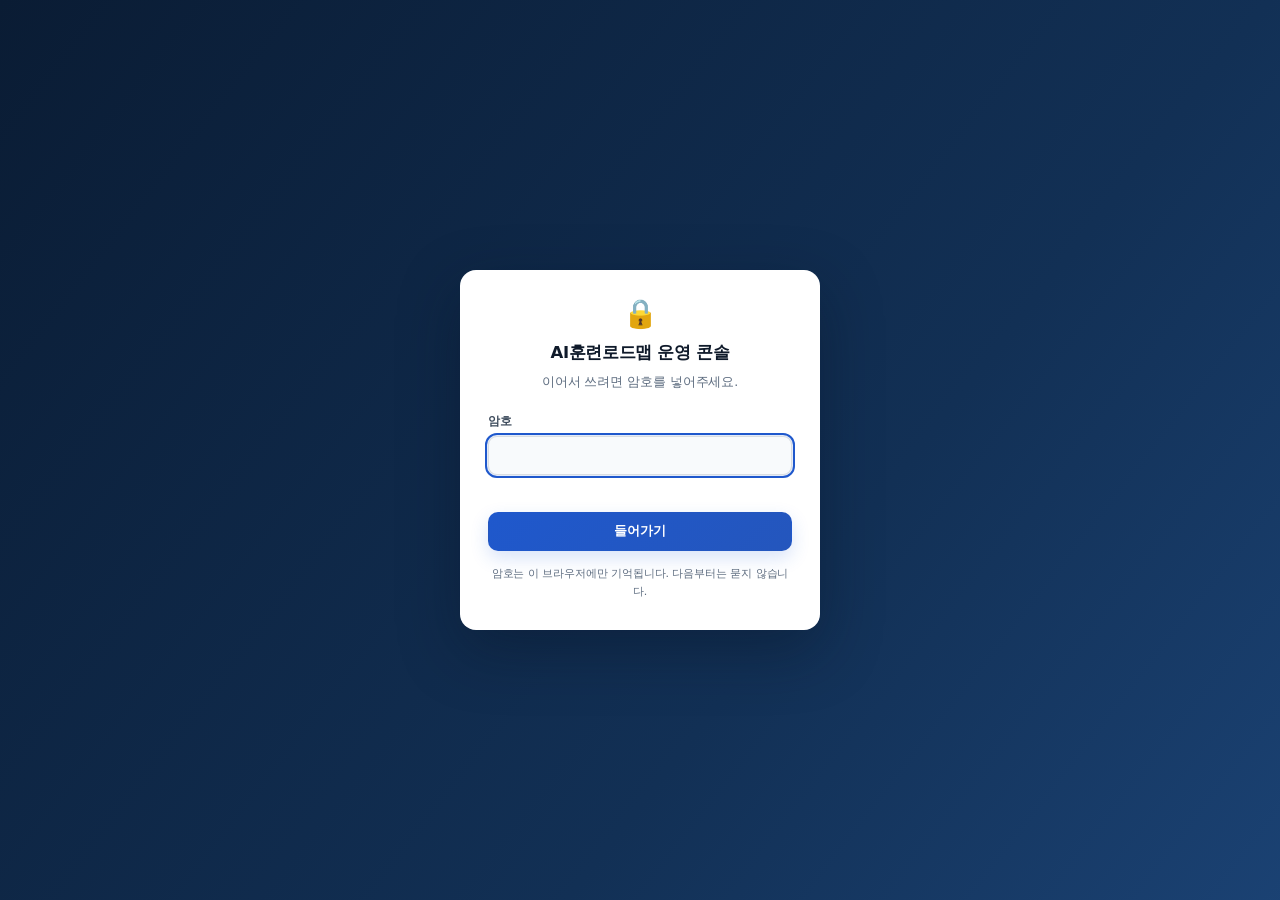
<file: index.html>
<!doctype html>
<!-- GitHub Pages entry point -->
<html lang="ko">
<head>
<meta charset="utf-8">
<meta name="viewport" content="width=device-width,initial-scale=1">
<meta name="description" content="기업·코치·서류·일정을 한눈에 관리하는 AI훈련로드맵 사업 운영 콘솔">
<meta name="theme-color" content="#0d2340">
<title>AI훈련로드맵 운영 콘솔</title>
<!--
  ?v= 는 브라우저 캐시를 넘기기 위한 표시입니다.
  파일을 고친 뒤에는 이 숫자를 올려야 사용자 화면에도 새 내용이 반영됩니다.
  (올리지 않으면 브라우저가 예전 파일을 계속 씁니다)
-->
<link rel="stylesheet" href="assets/styles.css?v=20260728-status1">
</head>
<body>

<div class="topbar">
  <div class="topbar-in">
    <div class="brand">
      <div class="brand-mark" aria-hidden="true">AI</div>
      <div class="brand-copy">
        <div class="eyebrow">AI TRAINING ROADMAP</div>
        <h1>AI훈련로드맵 운영 콘솔</h1>
        <p>경남경영자총협회 중소기업AI훈련확산센터</p>
      </div>
    </div>
    <div class="topbar-tools">
      <div class="stamp">
        데이터 기준 <b id="stampDate">—</b>
        <span id="stampSrc">—</span>
        <button type="button" class="sync-health" id="syncHealth" data-tone="idle">동기화 대기</button>
      </div>
      <label class="yearpick" for="baseYear" data-tip="서류·일정 입력의 기준 연도 — 월/일만 적으면 이 연도가 붙습니다">
        <span>기준 연도</span>
        <input type="number" id="baseYear" min="2000" max="2100" step="1" inputmode="numeric" autocomplete="off">
      </label>
      <button class="btn" id="btnAddCompany" data-tip="새 기업을 등록하고 Google Sheet에 저장합니다">＋ 기업</button>
      <button class="btn primary" id="btnUpdate" data-tip="연결된 Google Sheet에서 최신 데이터를 바로 불러옵니다">↻ 동기화</button>
      <select id="autoSyncInterval" class="btn" style="min-height:36px;padding:6px 10px;font-size:12.5px;font-weight:600;" data-tip="구글 시트 변경사항 자동 동기화 주기" aria-label="자동 동기화 주기">
        <option value="0">자동 동기화: 끄기 (수동)</option>
        <option value="30000">자동 동기화: 30초마다</option>
        <option value="60000">자동 동기화: 1분마다</option>
        <option value="180000">자동 동기화: 3분마다</option>
      </select>
      <button class="btn" id="btnActivityLog" data-tip="최근 작업 이력 및 동기화 로그 보기">📋 작업 로그</button>
      <button class="btn icon" id="btnSheetSettings" data-tip="Google Sheet 연결 주소 설정" aria-label="구글 시트 연결 설정">⚙</button>
      <button class="btn icon" id="btnFile" data-tip="내려받은 Excel(.xlsx) 파일로 갱신" aria-label="엑셀 파일로 갱신">↑</button>
      <button class="btn icon" id="btnTheme" data-tip="밝게 / 어둡게">◐</button>
    </div>
  </div>
  <div class="confid"><div class="confid-in">
    <b>대외비</b><span>개인정보 포함 · 사내 PC 전용 · 외부 반출 금지</span>
  </div></div>
  <div class="save-retry-banner" id="saveRetryBanner" hidden>
    <span><b>저장 실패</b><em id="saveRetryMessage">Google Sheet 연결을 확인해주세요.</em></span>
    <button type="button" id="saveRetryButton">다시 저장</button>
    <button type="button" id="saveRetryDismiss" aria-label="저장 실패 안내 닫기">✕</button>
  </div>
  <div class="tabs" id="tabs" role="tablist"></div>
</div>

<main id="view" role="tabpanel" aria-live="polite"></main>

<div class="drawer-backdrop" id="drawerBackdrop" aria-hidden="true"></div>
<div class="drawer" id="drawer" role="dialog" aria-modal="true" aria-hidden="true"></div>
<div class="drawer" id="activityDrawer" role="dialog" aria-modal="true" aria-hidden="true">
  <header>
    <div>
      <div class="eyebrow" style="color:var(--accent);font-size:11px;font-weight:800;letter-spacing:.1em;margin-bottom:2px;">AUDIT LOG</div>
      <h3 style="font-size:18px;margin:0;">📋 작업 이력 & 동기화 로그</h3>
      <div class="sub" style="font-size:12px;color:var(--ink-3);margin-top:4px;">담당자 변경사항 및 시트 연동 전체 기록</div>
    </div>
    <button class="btn icon" id="activityDrawerX" aria-label="닫기">✕</button>
  </header>
  <div class="body activity-body">
    <div class="audit-health" id="auditHealth" data-tone="idle">
      <span class="audit-health-dot"></span>
      <span id="auditHealthText">시트 감사 트리거 확인 전</span>
    </div>
    <div class="activity-filters">
      <input type="search" id="activitySearch" placeholder="기업·작업자·내용 검색" aria-label="작업로그 검색">
      <select id="activitySource" aria-label="입력경로 필터">
        <option value="">전체 경로</option>
        <option value="web">웹</option>
        <option value="sheet">시트</option>
      </select>
      <select id="activityType" aria-label="작업종류 필터">
        <option value="">전체 작업</option>
        <option value="company">기업 정보</option>
        <option value="document">서류</option>
        <option value="sync">동기화·설정</option>
        <option value="sheet">시트 직접 수정</option>
      </select>
      <select id="activitySuccess" aria-label="성공여부 필터">
        <option value="">성공·실패 전체</option>
        <option value="success">성공</option>
        <option value="failure">실패</option>
      </select>
    </div>
    <div class="activity-tools">
      <span id="activityLogCount">표시 0건</span>
      <div>
        <button class="btn" id="btnExportLog">CSV 저장</button>
        <button class="btn" id="btnClearLog">새로고침</button>
      </div>
    </div>
    <div class="activity-log-list" id="activityLogList"></div>
  </div>
</div>
<div class="sync-dialog" id="syncDialog" role="dialog" aria-modal="true" aria-hidden="true" aria-labelledby="syncTitle">
  <div class="sync-panel">
    <div class="sync-head">
      <div>
        <div class="eyebrow">GOOGLE SHEETS CONNECTION</div>
        <h2 id="syncTitle">구글 시트 연결</h2>
      </div>
      <button class="btn icon" id="syncClose" aria-label="닫기">✕</button>
    </div>
    <div class="sync-body">
      <label for="sheetEndpoint">Google Sheet 주소</label>
      <input type="url" id="sheetEndpoint" placeholder="https://docs.google.com/spreadsheets/d/..." autocomplete="off">
      <p>연결할 Google Sheet의 공유 주소입니다. 저장하면 다음 실행부터 최신 내용을 자동으로 확인합니다.</p>
      <label class="sync-label-secondary" for="sheetWriteEndpoint">기업 저장용 Apps Script 주소</label>
      <input type="url" id="sheetWriteEndpoint" placeholder="https://script.google.com/macros/s/.../exec" autocomplete="off">
      <p>기업 추가 내용을 시트에 쓰기 위한 주소입니다. 제공된 저장 스크립트를 한 번 배포한 뒤 <b>/exec</b> 주소를 입력하세요.</p>
      <label class="sync-label-secondary" for="webOperatorName">웹 작업자 이름</label>
      <input type="text" id="webOperatorName" maxlength="40" placeholder="예: 송상현" autocomplete="name">
      <p>웹에서 기업·서류를 수정할 때 작업로그의 작업자로 기록됩니다. 이 브라우저에 한 번만 저장하면 됩니다.</p>
      <div class="sync-state" id="syncState" aria-live="polite"></div>
      <div class="auth-section">
        <div class="auth-who" id="authWho"></div>
        <button class="btn" type="button" id="authLogout">이 브라우저에서 로그아웃</button>
        <div class="account-manager" id="accountManager" hidden></div>
      </div>
    </div>
    <div class="sync-actions">
      <button class="btn" id="syncDefault">기본 주소 사용</button>
      <div class="spacer"></div>
      <button class="btn" id="syncTest">연결 확인</button>
      <button class="btn primary" id="syncSave">저장 후 동기화</button>
    </div>
  </div>
</div>
<div class="company-dialog" id="companyDialog" role="dialog" aria-modal="true" aria-hidden="true" aria-labelledby="companyDialogTitle">
  <div class="company-panel">
    <div class="company-head">
      <div>
        <div class="eyebrow" id="companyDialogEyebrow">NEW COMPANY</div>
        <h2 id="companyDialogTitle">기업 추가</h2>
        <p id="companyDialogSub">등록하면 Google Sheet와 대시보드에 함께 반영됩니다.</p>
      </div>
      <button class="btn icon" id="companyClose" aria-label="닫기">✕</button>
    </div>
    <form id="companyForm">
      <div class="company-form-tabs" id="companyFormTabs" role="tablist" aria-label="기업 정보 입력 단계">
        <button class="company-form-tab" id="companyTabBasic" type="button" role="tab" aria-selected="true" aria-controls="companyStepBasic" data-company-step="basic">
          기본 <span class="company-step-count" id="companyBasicCount">필수 0/2</span>
        </button>
        <button class="company-form-tab" id="companyTabSchedule" type="button" role="tab" aria-selected="false" aria-controls="companyStepSchedule" data-company-step="schedule" tabindex="-1">
          일정 <span class="company-step-count" id="companyScheduleCount">0/2</span>
        </button>
        <button class="company-form-tab" id="companyTabDocs" type="button" role="tab" aria-selected="false" aria-controls="companyStepDocs" data-company-step="docs" tabindex="-1">
          서류 <span class="company-step-count" id="companyDocsCount">0/15</span>
        </button>
      </div>
      <div class="company-body">
        <div class="company-step-panel" id="companyStepBasic" role="tabpanel" aria-labelledby="companyTabBasic" data-company-step-panel="basic">
          <section class="company-section">
            <h3>진행 및 배정</h3>
            <div class="company-fields three">
              <div class="company-field">
                <label for="newStatus">진행현황 <b>*</b></label>
                <select id="newStatus" required>
                  <option value="검토요청">검토요청</option>
                  <option value="검토완료">검토완료</option>
                  <option value="컨설팅진행">컨설팅진행</option>
                  <option value="보고서제출">보고서제출</option>
                  <option value="지급준비">지급준비</option>
                  <option value="지급완료">지급완료</option>
                  <option value="기타">기타</option>
                  <option value="신청불가">신청불가</option>
                  <option value="신청취소">신청취소</option>
                </select>
              </div>
              <div class="company-field">
                <label for="newOwner">내부 담당자</label>
                <select id="newOwner"><option value="">미배정</option></select>
              </div>
              <div class="company-field">
                <label for="newCoach">훈련코치</label>
                <select id="newCoach"><option value="">미배정</option></select>
              </div>
            </div>
          </section>
          <section class="company-section">
            <h3>기업 및 담당자</h3>
            <div class="company-fields">
              <div class="company-field full">
                <label for="newCompanyName">기업명 <b>*</b></label>
                <input id="newCompanyName" type="text" placeholder="예: ㈜한국산업" required>
              </div>
              <div class="company-field">
                <label for="newContactName">기업 담당자</label>
                <input id="newContactName" type="text" placeholder="성명">
              </div>
              <div class="company-field">
                <label for="newContactTitle">직급</label>
                <input id="newContactTitle" type="text" placeholder="예: 부장">
              </div>
              <div class="company-field">
                <label for="newContactPhone">전화번호</label>
                <input id="newContactPhone" type="tel" placeholder="010-0000-0000">
              </div>
              <div class="company-field">
                <label for="newContactEmail">이메일</label>
                <input id="newContactEmail" type="email" placeholder="name@company.com">
              </div>
              <div class="company-field full">
                <label for="newMemo">메모 <span class="auto">자유 입력</span></label>
                <textarea id="newMemo" rows="2" maxlength="500" placeholder="예: PBL진행X · 7/16 보고서 제출 전화 드림"></textarea>
              </div>
            </div>
          </section>
          <section class="company-section">
            <h3>사업장 정보</h3>
            <div class="company-fields">
              <div class="company-field">
                <label for="newEmployeeCount">근로자 수</label>
                <input id="newEmployeeCount" type="number" min="0" step="1" inputmode="numeric" placeholder="예: 30">
              </div>
              <div class="company-field">
                <label for="newWorkplaceNumber">사업장 관리번호</label>
                <input id="newWorkplaceNumber" type="text" inputmode="numeric" autocomplete="off" placeholder="예: 12345678901">
              </div>
              <div class="company-field full">
                <label for="newCompanyAddress">주소</label>
                <input id="newCompanyAddress" type="text" autocomplete="street-address" placeholder="사업장 주소">
              </div>
              <div class="company-field">
                <div class="field-label-row">
                  <label for="newAgencyBranch">공단지사</label>
                  <button type="button" class="field-auto-button" id="agencyBranchSuggest">주소로 찾기</button>
                </div>
                <select id="newAgencyBranch" aria-describedby="agencyBranchHint">
                  <option value="">선택하세요</option>
                  <option value="경남서부지사">경남서부지사</option>
                  <option value="경남지사">경남지사</option>
                  <option value="부산지역본부">부산지역본부</option>
                  <option value="부산남부지사">부산남부지사</option>
                  <option value="울산지사">울산지사</option>
                </select>
                <span class="field-hint" id="agencyBranchHint" aria-live="polite">주소를 입력하면 관할 지사를 자동으로 추천합니다.</span>
              </div>
              <div class="company-field">
                <label for="newHrd4uId">HRD4U</label>
                <input id="newHrd4uId" type="text" autocomplete="off" spellcheck="false" placeholder="HRD4U 아이디">
              </div>
            </div>
          </section>
          <section class="company-section">
            <h3>코치 연락처</h3>
            <div class="company-fields">
              <div class="company-field">
                <label for="newCoachEmail">코치 이메일</label>
                <input id="newCoachEmail" type="email" placeholder="코치 선택 시 자동 입력" readonly aria-describedby="coachContactHelp">
              </div>
              <div class="company-field">
                <label for="newCoachPhone">코치 전화번호</label>
                <input id="newCoachPhone" type="tel" placeholder="코치 선택 시 자동 입력" readonly aria-describedby="coachContactHelp">
              </div>
            </div>
            <div class="coach-contact-tools">
              <label class="coach-override-toggle" for="coachContactOverride">
                <input id="coachContactOverride" type="checkbox">
                <span>이 건만 다르게 입력</span>
              </label>
              <p class="coach-contact-help" id="coachContactHelp">훈련코치를 선택하면 코치 탭의 연락처가 자동 입력됩니다.</p>
            </div>
          </section>
        </div>
        <div class="company-step-panel" id="companyStepSchedule" role="tabpanel" aria-labelledby="companyTabSchedule" data-company-step-panel="schedule" hidden>
          <section class="company-section">
            <h3>컨설팅 일정</h3>
            <div class="consult-sessions">
              <div class="consult-session">
                <div class="consult-session-head">
                  <strong>1차 컨설팅</strong>
                  <label class="visit-check" for="newConsult1Visit">
                    <input id="newConsult1Visit" type="checkbox">
                    <span>동행</span>
                  </label>
                </div>
                <div class="consult-session-fields">
                  <div class="company-field">
                    <label for="newConsult1Date">컨설팅일 <span class="auto">월/일</span></label>
                    <input id="newConsult1Date" type="text" placeholder="예: 6/22" inputmode="numeric" autocomplete="off">
                  </div>
                  <div class="company-field">
                    <label for="newConsult1Time">시간 <span class="auto">24시간</span></label>
                    <input id="newConsult1Time" type="text" list="consultTimeOptions" placeholder="예: 10:00" inputmode="numeric" autocomplete="off" maxlength="8">
                  </div>
                  <div class="company-field visit-owner">
                    <label for="newConsult1Owner">동행 담당자</label>
                    <select id="newConsult1Owner" disabled aria-describedby="newConsult1OwnerHint"><option value="">선택하세요</option></select>
                    <span class="field-hint" id="newConsult1OwnerHint">동행 체크 시 선택할 수 있습니다.</span>
                  </div>
                </div>
              </div>
              <div class="consult-session">
                <div class="consult-session-head">
                  <strong>2차 컨설팅</strong>
                  <label class="visit-check" for="newConsult2Visit">
                    <input id="newConsult2Visit" type="checkbox">
                    <span>동행</span>
                  </label>
                </div>
                <div class="consult-session-fields">
                  <div class="company-field">
                    <label for="newConsult2Date">컨설팅일 <span class="auto">월/일</span></label>
                    <input id="newConsult2Date" type="text" placeholder="예: 7/6" inputmode="numeric" autocomplete="off">
                  </div>
                  <div class="company-field">
                    <label for="newConsult2Time">시간 <span class="auto">24시간</span></label>
                    <input id="newConsult2Time" type="text" list="consultTimeOptions" placeholder="예: 15:00" inputmode="numeric" autocomplete="off" maxlength="8">
                  </div>
                  <div class="company-field visit-owner">
                    <label for="newConsult2Owner">동행 담당자</label>
                    <select id="newConsult2Owner" disabled aria-describedby="newConsult2OwnerHint"><option value="">선택하세요</option></select>
                    <span class="field-hint" id="newConsult2OwnerHint">동행 체크 시 선택할 수 있습니다.</span>
                  </div>
                </div>
              </div>
            </div>
            <p class="consult-schedule-note">컨설팅일과 서류의 ‘컨설팅 수행일지’는 서로 연결되어 있습니다. 한쪽을 고치면 같은 차수의 다른 쪽도 같은 날로 바뀝니다. 날짜를 지우는 것은 따라가지 않습니다. 동행을 체크하면 시트의 ‘방문(최근일자)’에도 가장 최근 일정과 담당자가 자동 반영됩니다. 내부 종료기한은 1차 컨설팅일 기준 28일로 계산됩니다.</p>
            <div class="consult-legacy-visit" id="legacyVisitNote"></div>
            <!-- 시간 입력 칸에서 고를 수 있는 30분 단위 목록 — js/company-form.js가 채웁니다 -->
            <datalist id="consultTimeOptions"></datalist>
          </section>
        </div>
        <div class="company-step-panel" id="companyStepDocs" role="tabpanel" aria-labelledby="companyTabDocs" data-company-step-panel="docs" hidden>
          <section class="company-section">
            <details class="company-docs" id="companyDocs" open>
              <summary>서류 제출 현황 <span class="hint">선택 입력 · 비워두면 나중에 시트에서 채울 수 있습니다</span></summary>
              <div id="companyDocFields"></div>
            </details>
          </section>
        </div>
        <div class="company-state" id="companyState" aria-live="polite"></div>
      </div>
      <div class="company-actions">
        <button class="btn" type="button" id="companyCancel">취소</button>
        <div class="company-progress required-missing" id="companyProgress" aria-live="polite">
          <strong>필수 0/2</strong><span class="sep" aria-hidden="true"></span><span>선택 13개 비어 있음</span>
        </div>
        <div class="spacer"></div>
        <button class="btn" type="button" id="companyOpenSettings">저장 연결 설정</button>
        <button class="btn primary" type="submit" id="companySave" disabled>Google Sheet에 저장</button>
      </div>
    </form>
  </div>
</div>
<div id="tip"></div>
<div id="toast"></div>
<div id="drop"><div class="inner">
  <b>여기에 놓으세요</b>
  <span>구글 시트에서 내려받은 .xlsx 파일</span>
</div></div>
<input type="file" id="filePick" accept=".xlsx,.csv" style="display:none">

<script src="js/config.js?v=20260728-status1"></script>
<script src="js/data.js?v=20260728-status1"></script>
<script src="js/core.js?v=20260728-status1"></script>
<script src="js/searchable-select.js?v=20260728-status1"></script>
<script src="js/views.js?v=20260728-status1"></script>
<script src="js/documents.js?v=20260728-status1"></script>
<script src="js/mail.js?v=20260728-status1"></script>
<script src="js/sheet-api.js?v=20260728-status1"></script>
<script src="js/agency-branch.js?v=20260728-status1"></script>
<script src="js/company-form.js?v=20260728-status1"></script>
<script src="js/auth-gate.js?v=20260728-status1"></script>
<script src="js/app.js?v=20260728-status1"></script>
</body>
</html>
</file>
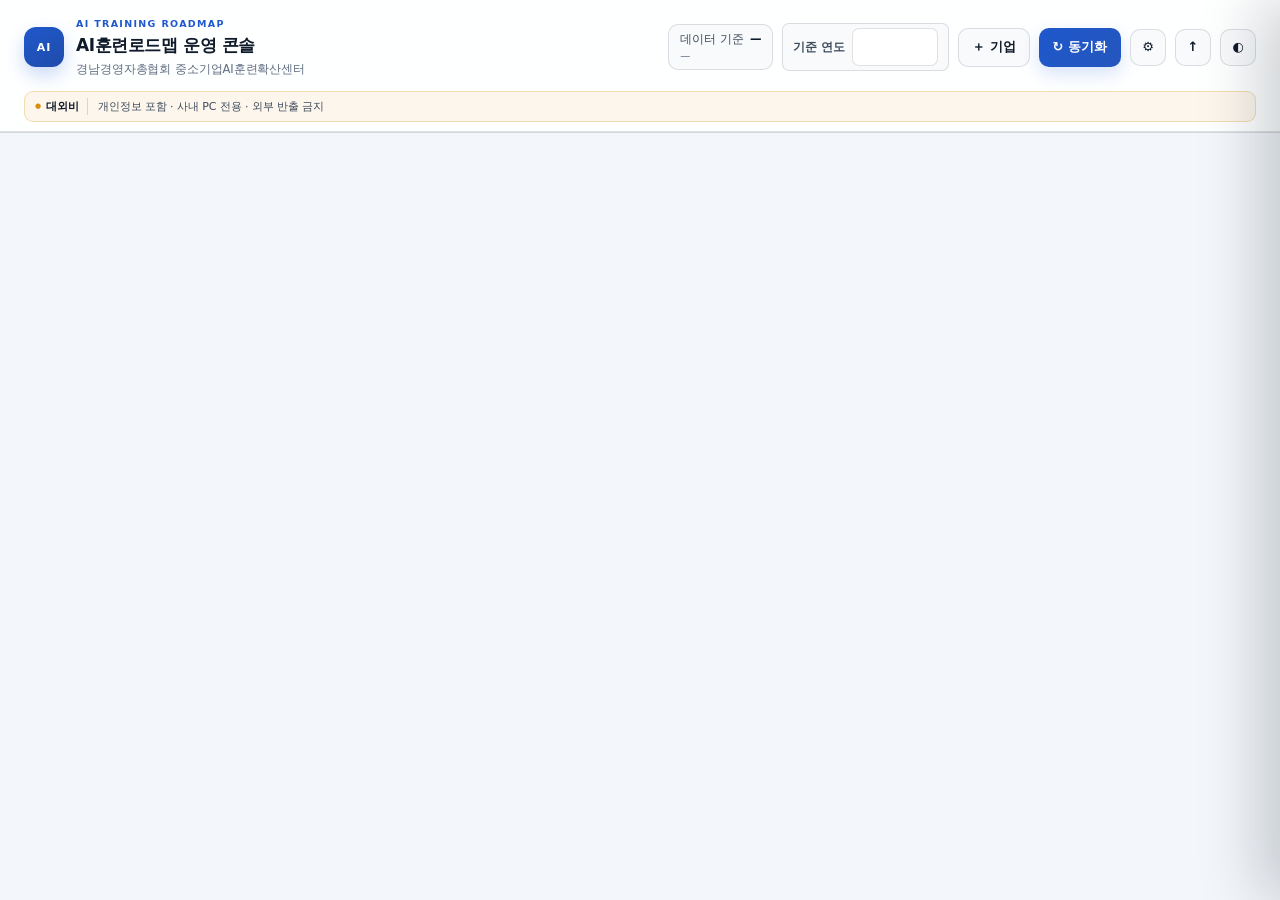
<file: AI훈련로드맵 대시보드.html>
<!doctype html>
<html lang="ko">
<head>
<meta charset="utf-8">
<meta name="viewport" content="width=device-width,initial-scale=1">
<meta name="description" content="기업·코치·서류·일정을 한눈에 관리하는 AI훈련로드맵 사업 운영 콘솔">
<meta name="theme-color" content="#0d2340">
<title>AI훈련로드맵 운영 콘솔</title>
<link rel="stylesheet" href="assets/styles.css">
</head>
<body>

<div class="topbar">
  <div class="topbar-in">
    <div class="brand">
      <div class="brand-mark" aria-hidden="true">AI</div>
      <div class="brand-copy">
        <div class="eyebrow">AI TRAINING ROADMAP</div>
        <h1>AI훈련로드맵 운영 콘솔</h1>
        <p>경남경영자총협회 중소기업AI훈련확산센터</p>
      </div>
    </div>
    <div class="topbar-tools">
      <div class="stamp">
        데이터 기준 <b id="stampDate">—</b>
        <span id="stampSrc">—</span>
      </div>
      <label class="yearpick" for="baseYear" data-tip="서류·일정 입력의 기준 연도 — 월/일만 적으면 이 연도가 붙습니다">
        <span>기준 연도</span>
        <input type="number" id="baseYear" min="2000" max="2100" step="1" inputmode="numeric" autocomplete="off">
      </label>
      <button class="btn" id="btnAddCompany" data-tip="새 기업을 등록하고 Google Sheet에 저장합니다">＋ 기업</button>
      <button class="btn primary" id="btnUpdate" data-tip="연결된 Google Sheet에서 최신 데이터를 바로 불러옵니다">↻ 동기화</button>
      <button class="btn icon" id="btnSheetSettings" data-tip="Google Sheet 연결 주소 설정" aria-label="구글 시트 연결 설정">⚙</button>
      <button class="btn icon" id="btnFile" data-tip="내려받은 Excel(.xlsx) 파일로 갱신" aria-label="엑셀 파일로 갱신">↑</button>
      <button class="btn icon" id="btnTheme" data-tip="밝게 / 어둡게">◐</button>
    </div>
  </div>
  <div class="confid"><div class="confid-in">
    <b>대외비</b><span>개인정보 포함 · 사내 PC 전용 · 외부 반출 금지</span>
  </div></div>
  <div class="tabs" id="tabs" role="tablist"></div>
</div>

<main id="view" role="tabpanel" aria-live="polite"></main>

<div class="drawer-backdrop" id="drawerBackdrop" aria-hidden="true"></div>
<div class="drawer" id="drawer" role="dialog" aria-modal="true" aria-hidden="true"></div>
<div class="sync-dialog" id="syncDialog" role="dialog" aria-modal="true" aria-hidden="true" aria-labelledby="syncTitle">
  <div class="sync-panel">
    <div class="sync-head">
      <div>
        <div class="eyebrow">GOOGLE SHEETS CONNECTION</div>
        <h2 id="syncTitle">구글 시트 연결</h2>
      </div>
      <button class="btn icon" id="syncClose" aria-label="닫기">✕</button>
    </div>
    <div class="sync-body">
      <label for="sheetEndpoint">Google Sheet 주소</label>
      <input type="url" id="sheetEndpoint" placeholder="https://docs.google.com/spreadsheets/d/..." autocomplete="off">
      <p>연결할 Google Sheet의 공유 주소입니다. 저장하면 다음 실행부터 최신 내용을 자동으로 확인합니다.</p>
      <label class="sync-label-secondary" for="sheetWriteEndpoint">기업 저장용 Apps Script 주소</label>
      <input type="url" id="sheetWriteEndpoint" placeholder="https://script.google.com/macros/s/.../exec" autocomplete="off">
      <p>기업 추가 내용을 시트에 쓰기 위한 주소입니다. 제공된 저장 스크립트를 한 번 배포한 뒤 <b>/exec</b> 주소를 입력하세요.</p>
      <div class="sync-state" id="syncState" aria-live="polite"></div>
    </div>
    <div class="sync-actions">
      <button class="btn" id="syncDefault">기본 주소 사용</button>
      <div class="spacer"></div>
      <button class="btn" id="syncTest">연결 확인</button>
      <button class="btn primary" id="syncSave">저장 후 동기화</button>
    </div>
  </div>
</div>
<div class="company-dialog" id="companyDialog" role="dialog" aria-modal="true" aria-hidden="true" aria-labelledby="companyDialogTitle">
  <div class="company-panel">
    <div class="company-head">
      <div>
        <div class="eyebrow" id="companyDialogEyebrow">NEW COMPANY</div>
        <h2 id="companyDialogTitle">기업 추가</h2>
        <p id="companyDialogSub">등록하면 Google Sheet와 대시보드에 함께 반영됩니다.</p>
      </div>
      <button class="btn icon" id="companyClose" aria-label="닫기">✕</button>
    </div>
    <form id="companyForm">
      <div class="company-form-tabs" id="companyFormTabs" role="tablist" aria-label="기업 정보 입력 단계">
        <button class="company-form-tab" id="companyTabBasic" type="button" role="tab" aria-selected="true" aria-controls="companyStepBasic" data-company-step="basic">
          기본 <span class="company-step-count" id="companyBasicCount">필수 0/2</span>
        </button>
        <button class="company-form-tab" id="companyTabSchedule" type="button" role="tab" aria-selected="false" aria-controls="companyStepSchedule" data-company-step="schedule" tabindex="-1">
          일정 <span class="company-step-count" id="companyScheduleCount">0/2</span>
        </button>
        <button class="company-form-tab" id="companyTabDocs" type="button" role="tab" aria-selected="false" aria-controls="companyStepDocs" data-company-step="docs" tabindex="-1">
          서류 <span class="company-step-count" id="companyDocsCount">0/15</span>
        </button>
      </div>
      <div class="company-body">
        <div class="company-step-panel" id="companyStepBasic" role="tabpanel" aria-labelledby="companyTabBasic" data-company-step-panel="basic">
          <section class="company-section">
            <h3>진행 및 배정</h3>
            <div class="company-fields three">
              <div class="company-field">
                <label for="newStatus">진행현황 <b>*</b></label>
                <select id="newStatus" required>
                  <option value="검토요청">검토요청</option>
                  <option value="검토완료">검토완료</option>
                  <option value="컨설팅진행">컨설팅진행</option>
                  <option value="보고서제출">보고서제출</option>
                  <option value="지급준비">지급준비</option>
                  <option value="지급완료">지급완료</option>
                  <option value="기타">기타</option>
                  <option value="신청불가">신청불가</option>
                  <option value="신청취소">신청취소</option>
                </select>
              </div>
              <div class="company-field">
                <label for="newOwner">내부 담당자</label>
                <select id="newOwner"><option value="">미배정</option></select>
              </div>
              <div class="company-field">
                <label for="newCoach">훈련코치</label>
                <select id="newCoach"><option value="">미배정</option></select>
              </div>
            </div>
          </section>
          <section class="company-section">
            <h3>기업 및 담당자</h3>
            <div class="company-fields">
              <div class="company-field full">
                <label for="newCompanyName">기업명 <b>*</b></label>
                <input id="newCompanyName" type="text" placeholder="예: ㈜한국산업" required>
              </div>
              <div class="company-field">
                <label for="newContactName">기업 담당자</label>
                <input id="newContactName" type="text" placeholder="성명">
              </div>
              <div class="company-field">
                <label for="newContactTitle">직급</label>
                <input id="newContactTitle" type="text" placeholder="예: 부장">
              </div>
              <div class="company-field">
                <label for="newContactPhone">전화번호</label>
                <input id="newContactPhone" type="tel" placeholder="010-0000-0000">
              </div>
              <div class="company-field">
                <label for="newContactEmail">이메일</label>
                <input id="newContactEmail" type="email" placeholder="name@company.com">
              </div>
            </div>
          </section>
          <section class="company-section">
            <h3>코치 연락처</h3>
            <div class="company-fields">
              <div class="company-field">
                <label for="newCoachEmail">코치 이메일</label>
                <input id="newCoachEmail" type="email" placeholder="코치 선택 시 자동 입력" readonly aria-describedby="coachContactHelp">
              </div>
              <div class="company-field">
                <label for="newCoachPhone">코치 전화번호</label>
                <input id="newCoachPhone" type="tel" placeholder="코치 선택 시 자동 입력" readonly aria-describedby="coachContactHelp">
              </div>
            </div>
            <div class="coach-contact-tools">
              <label class="coach-override-toggle" for="coachContactOverride">
                <input id="coachContactOverride" type="checkbox">
                <span>이 건만 다르게 입력</span>
              </label>
              <p class="coach-contact-help" id="coachContactHelp">훈련코치를 선택하면 코치 탭의 연락처가 자동 입력됩니다.</p>
            </div>
          </section>
        </div>
        <div class="company-step-panel" id="companyStepSchedule" role="tabpanel" aria-labelledby="companyTabSchedule" data-company-step-panel="schedule" hidden>
          <section class="company-section">
            <h3>컨설팅 일정</h3>
            <div class="consult-sessions">
              <div class="consult-session">
                <div class="consult-session-head">
                  <strong>1차 컨설팅</strong>
                  <label class="visit-check" for="newConsult1Visit">
                    <input id="newConsult1Visit" type="checkbox">
                    <span>동행</span>
                  </label>
                </div>
                <div class="consult-session-fields">
                  <div class="company-field">
                    <label for="newConsult1Date">컨설팅일 <span class="auto">월/일</span></label>
                    <input id="newConsult1Date" type="text" placeholder="예: 6/22" inputmode="numeric" autocomplete="off">
                  </div>
                  <div class="company-field">
                    <label for="newConsult1Time">시간</label>
                    <input id="newConsult1Time" type="time">
                  </div>
                  <div class="company-field visit-owner">
                    <label for="newConsult1Owner">동행 담당자</label>
                    <select id="newConsult1Owner" disabled aria-describedby="newConsult1OwnerHint"><option value="">선택하세요</option></select>
                    <span class="field-hint" id="newConsult1OwnerHint">동행 체크 시 선택할 수 있습니다.</span>
                  </div>
                </div>
              </div>
              <div class="consult-session">
                <div class="consult-session-head">
                  <strong>2차 컨설팅</strong>
                  <label class="visit-check" for="newConsult2Visit">
                    <input id="newConsult2Visit" type="checkbox">
                    <span>동행</span>
                  </label>
                </div>
                <div class="consult-session-fields">
                  <div class="company-field">
                    <label for="newConsult2Date">컨설팅일 <span class="auto">월/일</span></label>
                    <input id="newConsult2Date" type="text" placeholder="예: 7/6" inputmode="numeric" autocomplete="off">
                  </div>
                  <div class="company-field">
                    <label for="newConsult2Time">시간</label>
                    <input id="newConsult2Time" type="time">
                  </div>
                  <div class="company-field visit-owner">
                    <label for="newConsult2Owner">동행 담당자</label>
                    <select id="newConsult2Owner" disabled aria-describedby="newConsult2OwnerHint"><option value="">선택하세요</option></select>
                    <span class="field-hint" id="newConsult2OwnerHint">동행 체크 시 선택할 수 있습니다.</span>
                  </div>
                </div>
              </div>
            </div>
            <p class="consult-schedule-note">동행을 체크하면 시트의 ‘방문(최근일자)’에도 가장 최근 일정과 담당자가 자동 반영됩니다. 내부 종료기한은 1차 컨설팅일 기준 28일로 계산됩니다.</p>
            <div class="consult-legacy-visit" id="legacyVisitNote"></div>
          </section>
        </div>
        <div class="company-step-panel" id="companyStepDocs" role="tabpanel" aria-labelledby="companyTabDocs" data-company-step-panel="docs" hidden>
          <section class="company-section">
            <details class="company-docs" id="companyDocs" open>
              <summary>서류 제출 현황 <span class="hint">선택 입력 · 비워두면 나중에 시트에서 채울 수 있습니다</span></summary>
              <div id="companyDocFields"></div>
            </details>
          </section>
        </div>
        <div class="company-state" id="companyState" aria-live="polite"></div>
      </div>
      <div class="company-actions">
        <button class="btn" type="button" id="companyCancel">취소</button>
        <div class="company-progress required-missing" id="companyProgress" aria-live="polite">
          <strong>필수 0/2</strong><span class="sep" aria-hidden="true"></span><span>선택 8개 비어 있음</span>
        </div>
        <div class="spacer"></div>
        <button class="btn" type="button" id="companyOpenSettings">저장 연결 설정</button>
        <button class="btn primary" type="submit" id="companySave" disabled>Google Sheet에 저장</button>
      </div>
    </form>
  </div>
</div>
<div id="tip"></div>
<div id="toast"></div>
<div id="drop"><div class="inner">
  <b>여기에 놓으세요</b>
  <span>구글 시트에서 내려받은 .xlsx 파일</span>
</div></div>
<input type="file" id="filePick" accept=".xlsx,.csv" style="display:none">

<script src="js/data.js"></script>
<script src="js/core.js"></script>
<script src="js/views.js"></script>
<script src="js/documents.js"></script>
<script src="js/mail.js"></script>
<script src="js/sheet-api.js"></script>
<script src="js/company-form.js"></script>
<script src="js/app.js"></script>
</body>
</html>
</file>
<file: assets/styles.css>
:root{
  color-scheme:light;
  --surface:#ffffff; --page:#f3f6fa; --raised:#f8fafc;
  --ink-1:#0f1a2a; --ink-2:#3d4b5c; --ink-3:#5e6d80;
  --grid:#edf0f4; --axis:#c8d1df; --border:rgba(15,26,42,.13);
  --good:#0d7a50; --warning:#d98e0d; --serious:#d65d3d; --critical:#c83232;
  --accent:#1f58cc; --accent-2:#5280e6; --accent-ink:#1542a0; --wash:rgba(31,88,204,.09);
  --navy:#0a1c34; --navy-2:#123055;
  --p0:#a6bde8; --p1:#759be8; --p2:#4a7de5; --p3:#265ed0; --p4:#1847a2; --p5:#0e2e6c;
  --shadow:0 1px 3px rgba(15,26,42,.05),0 12px 30px rgba(15,26,42,.07);
  --shadow-hover:0 3px 6px rgba(15,26,42,.07),0 16px 36px rgba(15,26,42,.12);
}
@media (prefers-color-scheme:dark){
  :root:where(:not([data-theme="light"])){
    color-scheme:dark;
    --surface:#141d29; --page:#0b111a; --raised:#192433;
    --ink-1:#f8fafc; --ink-2:#cbd5e3; --ink-3:#9db0c7;
    --grid:#222f40; --axis:#36475e; --border:rgba(223,232,244,.14);
    --accent:#6c9cff; --accent-2:#92b3ff; --accent-ink:#b5cdff; --wash:rgba(108,156,255,.14);
    --navy:#101b2a; --navy-2:#182b43;
    --p0:#bdcdf0; --p1:#9db8f0; --p2:#79a0ee; --p3:#5a86df; --p4:#3e68bf; --p5:#2e4e91;
    --shadow:0 1px 2px rgba(0,0,0,.24),0 16px 36px rgba(0,0,0,.18);
    --shadow-hover:0 2px 4px rgba(0,0,0,.28),0 20px 44px rgba(0,0,0,.28);
  }
}
:root[data-theme="dark"]{
  color-scheme:dark;
  --surface:#141d29; --page:#0b111a; --raised:#192433;
  --ink-1:#f8fafc; --ink-2:#cbd5e3; --ink-3:#9db0c7;
  --grid:#222f40; --axis:#36475e; --border:rgba(223,232,244,.14);
  --accent:#6c9cff; --accent-2:#92b3ff; --accent-ink:#b5cdff; --wash:rgba(108,156,255,.14);
  --navy:#101b2a; --navy-2:#182b43;
  --p0:#bdcdf0; --p1:#9db8f0; --p2:#79a0ee; --p3:#5a86df; --p4:#3e68bf; --p5:#2e4e91;
  --shadow:0 1px 2px rgba(0,0,0,.24),0 16px 36px rgba(0,0,0,.18);
  --shadow-hover:0 2px 4px rgba(0,0,0,.28),0 20px 44px rgba(0,0,0,.28);
}

*{box-sizing:border-box}
html,body{margin:0;padding:0;overflow-x:hidden;max-width:100%}
body{
  background:var(--page); color:var(--ink-1);
  font:14.5px/1.6 "Pretendard Variable",Pretendard,Inter,system-ui,-apple-system,"Segoe UI","Malgun Gothic",sans-serif;
  -webkit-font-smoothing:antialiased;
  letter-spacing:-.006em;
}
h1,h2,h3{margin:0;font-weight:650;letter-spacing:-.01em}
button{font:inherit;color:inherit}
a{color:var(--accent)}

/* ---------- 헤더 ---------- */
.topbar{
  position:sticky; top:0; z-index:40; background:var(--surface);
  border-bottom:1px solid var(--border);
}
.topbar-in{max-width:1560px;margin:0 auto;padding:14px 22px 0;display:flex;align-items:flex-start;gap:20px;flex-wrap:wrap}
.brand h1{font-size:17px}
.brand p{margin:2px 0 0;font-size:12px;color:var(--ink-3)}
.topbar-tools{margin-left:auto;display:flex;align-items:center;gap:8px;flex-wrap:wrap}
.stamp{font-size:12px;color:var(--ink-2);text-align:right;line-height:1.35}
.stamp b{color:var(--ink-1);font-variant-numeric:tabular-nums}
.stamp span{display:block;color:var(--ink-3);font-size:11px}
.sync-health{
  display:block;margin:2px 0 0;padding:0;border:0;background:none;color:var(--ink-3);
  font-size:10.5px;font-weight:700;line-height:1.35;cursor:pointer;white-space:nowrap;
}
.sync-health::before{
  content:"";display:inline-block;width:6px;height:6px;margin-right:5px;border-radius:50%;
  background:var(--axis);vertical-align:1px;
}
.sync-health[data-tone="busy"]::before{background:var(--warning);animation:syncpulse 1s ease-in-out infinite}
.sync-health[data-tone="ok"]{color:var(--good)}
.sync-health[data-tone="ok"]::before{background:var(--good)}
.sync-health[data-tone="bad"]{color:var(--critical)}
.sync-health[data-tone="bad"]::before{background:var(--critical)}
@keyframes syncpulse{50%{opacity:.35}}
.btn{
  border:1px solid var(--border); background:var(--raised); color:var(--ink-1);
  border-radius:7px; padding:7px 12px; font-size:13px; cursor:pointer;
}
.btn:hover{background:var(--wash);border-color:var(--accent)}
.btn.primary{background:var(--accent);color:#fff;border-color:transparent}
.btn.primary:hover{filter:brightness(1.08)}
.btn.icon{padding:7px 9px}
.btn:disabled{opacity:.45;cursor:not-allowed}

.confid{
  max-width:1560px;margin:0 auto;padding:0 22px;
}
.confid-in{
  margin-top:10px;display:flex;gap:8px;align-items:center;
  font-size:12px;color:var(--ink-2);
  background:color-mix(in srgb,var(--warning) 12%,var(--surface));
  border:1px solid color-mix(in srgb,var(--warning) 42%,transparent);
  border-radius:7px;padding:7px 11px;
}
.confid-in b{color:var(--ink-1)}
.save-retry-banner{
  max-width:1560px;min-height:42px;margin:8px auto 0;padding:8px 22px;
  display:flex;align-items:center;gap:10px;color:var(--critical);
  background:color-mix(in srgb,var(--critical) 9%,var(--surface));
  border-top:1px solid color-mix(in srgb,var(--critical) 28%,transparent);
  border-bottom:1px solid color-mix(in srgb,var(--critical) 28%,transparent);
}
.save-retry-banner[hidden]{display:none}
.save-retry-banner>span{display:flex;align-items:center;gap:8px;min-width:0;flex:1}
.save-retry-banner em{overflow:hidden;text-overflow:ellipsis;white-space:nowrap;color:var(--ink-2);font-size:12px;font-style:normal}
.save-retry-banner button{
  flex:none;min-height:30px;border:1px solid color-mix(in srgb,var(--critical) 35%,var(--border));
  border-radius:8px;padding:4px 9px;background:var(--surface);color:var(--critical);
  font-size:11.5px;font-weight:750;cursor:pointer;
}
.save-retry-banner button:last-child{width:30px;padding:0;color:var(--ink-3)}

/* ---------- 탭 ---------- */
.tabs{max-width:1560px;margin:0 auto;padding:10px 22px 0;display:flex;gap:4px;flex-wrap:wrap;overflow-x:hidden}
.tab{
  border:0;background:none;padding:10px 16px;border-radius:8px 8px 0 0;cursor:pointer;
  font-size:14px;color:var(--ink-2);white-space:nowrap;border-bottom:2.5px solid transparent;
}
.tab:hover{color:var(--ink-1);background:var(--wash)}
.tab[aria-selected="true"]{color:var(--accent);border-bottom-color:var(--accent);font-weight:700}
.tab .cnt{font-size:12px;color:var(--ink-3);margin-left:6px;font-variant-numeric:tabular-nums}

main{max-width:1560px;margin:0 auto;padding:20px 22px 64px;overflow-x:hidden}

/* ---------- 카드 ---------- */
.card{
  background:var(--surface);border:1px solid var(--border);border-radius:12px;
  padding:18px 20px;box-shadow:var(--shadow);
}
.card>h2{font-size:14.5px;color:var(--ink-1);font-weight:700;letter-spacing:-.01em;margin-bottom:14px;display:flex;align-items:center;gap:8px}
.card>h2 .sub{font-weight:500;color:var(--ink-3);font-size:12px}
.grid{display:grid;gap:16px}
.row-2{grid-template-columns:1fr 1fr}
.row-3{grid-template-columns:repeat(3,1fr)}
@media(max-width:1080px){.row-2,.row-3{grid-template-columns:1fr}}

/* ---------- KPI ---------- */
.kpis{display:grid;grid-template-columns:repeat(6,1fr);gap:14px;margin-bottom:16px}
@media(max-width:1080px){.kpis{grid-template-columns:repeat(2,1fr)}}
.kpi{
  background:var(--surface);border:1px solid var(--border);border-radius:12px;padding:15px 18px;
  box-shadow:var(--shadow);position:relative;overflow:hidden;
}
.kpi .lab{font-size:13px;font-weight:650;color:var(--ink-2)}
.kpi .val{font-size:34px;font-weight:750;line-height:1.15;margin-top:4px;letter-spacing:-.02em}
.kpi .hint{font-size:12px;color:var(--ink-3);margin-top:3px}
.kpi.clickable{cursor:pointer}
.kpi.clickable:hover{border-color:var(--accent)}
.kpi::after{content:"";position:absolute;left:0;top:0;bottom:0;width:3px;background:var(--accent)}
.kpi.is-critical::after{background:var(--critical)} .kpi.is-critical .val{color:var(--critical)}
.kpi.is-warning::after{background:var(--warning)}
.kpi.is-good::after{background:var(--good)}
.kpi.is-complete::after{background:var(--p5)}
.kpi.is-muted::after{background:var(--axis)}

/* ---------- 파이프라인 ---------- */
.pipe{display:flex;gap:3px;height:36px;border-radius:7px;overflow:hidden;margin-bottom:14px}
.pipe div{cursor:pointer;transition:filter .12s;display:flex;align-items:center;justify-content:center;color:#fff;font-size:13px;font-weight:650;font-variant-numeric:tabular-nums}
.pipe div:first-child{border-radius:7px 0 0 7px} .pipe div:last-child{border-radius:0 7px 7px 0}
.pipe div:hover{filter:brightness(1.12)}
.legend{display:flex;flex-wrap:wrap;gap:8px 18px;font-size:13px;color:var(--ink-2)}
.legend button{border:0;background:none;padding:3px 0;cursor:pointer;display:flex;align-items:center;gap:6px;color:inherit;font-size:13px}
.legend button:hover{color:var(--accent)}
.chip{width:10px;height:10px;border-radius:3px;flex:none;box-shadow:0 0 0 2px var(--surface)}
.legend b{font-variant-numeric:tabular-nums;color:var(--ink-1)}
.legend .done{font-weight:700}
.legend .term{color:var(--ink-3)}

/* ---------- 가로 막대 ---------- */
.bars{display:flex;flex-direction:column;gap:10px}
.bar-row{display:grid;grid-template-columns:90px 1fr 36px;align-items:center;gap:12px;font-size:13px}
.bar-row .nm{color:var(--ink-2);text-align:right;overflow:hidden;text-overflow:ellipsis;white-space:nowrap}
.bar-track{background:var(--grid);border-radius:4px;height:18px;position:relative}
.bar-fill{height:100%;border-radius:0 4px 4px 0;background:var(--accent);min-width:3px}
.bar-row .v{font-variant-numeric:tabular-nums;font-weight:650;text-align:right}
.bar-row.muted .bar-fill{background:var(--axis)} .bar-row.muted .nm,.bar-row.muted .v{color:var(--ink-3)}

/* ---------- 경고 목록 ---------- */
.alerts{display:flex;flex-direction:column;gap:2px;max-height:340px;overflow-y:auto;overflow-x:hidden;margin:-4px -6px}
.alert{
  display:grid;grid-template-columns:70px 1fr auto;gap:12px;align-items:center;
  padding:9px 12px;border-radius:8px;cursor:pointer;font-size:13.5px;
}
.alert:hover{background:var(--wash)}
.alert .dday{
  font-variant-numeric:tabular-nums;font-weight:700;font-size:12.5px;text-align:center;
  border-radius:6px;padding:4px 0;
}
.alert.over .dday{background:color-mix(in srgb,var(--critical) 15%,transparent);color:var(--critical)}
.alert.soon .dday{background:color-mix(in srgb,var(--warning) 22%,transparent);color:var(--ink-1)}
.alert .who{color:var(--ink-3);font-size:12px;white-space:nowrap}
.alert .nm{overflow:hidden;text-overflow:ellipsis;white-space:nowrap}
.alert .nm em{font-style:normal;color:var(--ink-3);font-size:12px;margin-left:7px}
.empty{color:var(--ink-3);font-size:13px;padding:16px 4px}

/* ---------- 상태 뱃지 ---------- */
.badge{
  display:inline-flex;align-items:center;gap:6px;font-size:12px;font-weight:650;
  padding:3px 9px;border-radius:20px;white-space:nowrap;
  background:var(--wash);color:var(--accent-ink);
}
.badge::before{content:"";width:6px;height:6px;border-radius:50%;background:currentColor;flex:none}
.badge.s-done{background:color-mix(in srgb,var(--good) 14%,transparent);color:var(--good)}
.badge.s-off{background:color-mix(in srgb,var(--ink-3) 16%,transparent);color:var(--ink-2)}
.badge.plain{background:none;padding:0}

/* ---------- 툴바 / 필터 ---------- */
.toolbar{display:flex;gap:10px;flex-wrap:wrap;align-items:center;margin-bottom:14px}
.toolbar .spacer{margin-left:auto}
input[type=search],input[type=text],input[type=number],input[type=date],input[type=time],input[type=email],input[type=tel],select,textarea{
  font:inherit;font-size:13.5px;color:var(--ink-1);background:var(--raised);
  border:1px solid var(--border);border-radius:8px;padding:8px 12px;
}
input:focus,select:focus,textarea:focus{outline:2px solid var(--accent);outline-offset:-1px;border-color:transparent}
select{cursor:pointer}
input[type=search]{min-width:200px}
label.inline{display:flex;align-items:center;gap:7px;font-size:13px;color:var(--ink-2);cursor:pointer}
.active-filter-badge{
  display:flex;align-items:center;gap:8px;min-height:36px;max-width:380px;padding:6px 8px 6px 10px;
  border:1px solid color-mix(in srgb,var(--accent) 24%,var(--border));border-radius:999px;
  background:var(--wash);color:var(--accent-ink);font-size:12px;
}
.active-filter-badge[hidden]{display:none}
.active-filter-badge .filter-label{overflow:hidden;text-overflow:ellipsis;white-space:nowrap}
.active-filter-badge .filter-count{font-weight:800;white-space:nowrap}
.active-filter-badge button{
  flex:none;border:0;border-radius:999px;padding:3px 8px;background:var(--surface);
  color:var(--accent-ink);font-size:11px;font-weight:750;cursor:pointer;
}
.active-filter-badge button:hover{background:color-mix(in srgb,var(--accent) 12%,var(--surface))}
.initial-index{
  display:flex;align-items:center;gap:5px;flex-wrap:wrap;overflow-x:hidden;margin:-3px 0 14px;padding:3px 1px 5px;
}
.initial-index::before{content:"기업 찾기";margin-right:6px;color:var(--ink-3);font-size:12px;font-weight:650;white-space:nowrap}
.initial-index button{
  flex:none;min-width:32px;height:32px;padding:0 8px;border:1px solid var(--border);border-radius:8px;
  background:var(--surface);color:var(--ink-2);font-size:12px;font-weight:700;cursor:pointer;
}
.initial-index button:hover{border-color:var(--accent);color:var(--accent-ink)}
.initial-index button[aria-pressed="true"]{border-color:var(--accent);background:var(--accent);color:#fff}

/* ---------- 표 ---------- */
.tablewrap{overflow-y:auto;overflow-x:hidden;max-width:100%;border:1px solid var(--border);border-radius:12px;background:var(--surface);box-shadow:var(--shadow)}
.matrix{padding-bottom:2px}
table{border-collapse:separate;border-spacing:0;width:100%;max-width:100%;font-size:13.5px}
thead th{
  position:sticky;top:0;z-index:3;background:var(--surface);
  text-align:left;font-weight:700;font-size:12.5px;color:var(--ink-1);
  padding:10px 12px;border-bottom:1px solid var(--axis);white-space:nowrap;
}
thead th.sortable{cursor:pointer;user-select:none}
thead th.sortable:hover{color:var(--accent)}
thead th .arrow{color:var(--accent);font-size:11px}
tbody td{padding:9px 12px;border-bottom:1px solid var(--grid);vertical-align:middle}
tbody tr:last-child td{border-bottom:0}
tbody tr.pick{cursor:pointer}
tbody tr.pick:hover td{background:var(--wash)}
tbody tr.sel td{background:var(--wash)}
td.num,th.num{text-align:right;font-variant-numeric:tabular-nums}
.nowrap{white-space:nowrap}
.company-name{min-width:210px;white-space:nowrap;word-break:keep-all;overflow-wrap:normal}
.company-name-wrap{display:flex;align-items:center;gap:8px;white-space:nowrap}
.company-name-wrap .strong{flex:1}
.row-edit-company{
  flex:none;border:1px solid var(--border);border-radius:7px;padding:3px 7px;
  background:var(--raised);color:var(--accent-ink);font-size:10.5px;font-weight:700;cursor:pointer;
}
.row-edit-company:hover{border-color:var(--accent);background:var(--wash)}
/* 신청취소 — 되돌릴 수 있지만 눈에 띄어야 하므로 색만 구분한다 */
.row-cancel-company{color:var(--critical)}
.row-cancel-company:hover{
  border-color:var(--critical);
  background:color-mix(in srgb,var(--critical) 10%,transparent);
}
.company-name{min-width:250px}
.dim{color:var(--ink-3)}
.strong{font-weight:600}
.count-note{font-size:12px;color:var(--ink-3);margin:10px 2px 0}

/* 진척 미터 */
.meter{display:flex;align-items:center;gap:7px;min-width:96px}
.meter .t{flex:1;height:6px;border-radius:3px;background:var(--grid);overflow:hidden}
.meter .f{height:100%;border-radius:0 3px 3px 0;background:var(--accent)}
.meter .n{font-size:11px;color:var(--ink-3);font-variant-numeric:tabular-nums;white-space:nowrap}

/* ---------- 상세 패널 ---------- */
.drawer{
  position:fixed;top:0;right:0;bottom:0;width:min(460px,92vw);z-index:60;
  background:var(--surface);border-left:1px solid var(--border);
  box-shadow:-12px 0 32px rgba(0,0,0,.14);
  display:flex;flex-direction:column;transform:translateX(101%);transition:transform .18s ease;
}
#activityDrawer{
  z-index:80!important;width:min(620px,96vw);
}
.drawer.open{transform:none}
.drawer header{display:flex;align-items:flex-start;gap:10px;padding:16px 18px;border-bottom:1px solid var(--border)}
.drawer header h3{font-size:16px;flex:1}
.drawer header .sub{font-size:12px;color:var(--ink-3);margin-top:3px}
.drawer .body{overflow:auto;padding:16px 18px 30px;flex:1}
.sect{margin-bottom:20px}
.sect h4{margin:0 0 8px;font-size:11.5px;text-transform:uppercase;letter-spacing:.04em;color:var(--ink-3);font-weight:650}
.kv{display:grid;grid-template-columns:82px 1fr;gap:6px 10px;font-size:13px;align-items:baseline}
.kv dt{color:var(--ink-3);font-size:12px}
.kv dd{margin:0;word-break:break-all}
.copy{border:0;background:none;padding:0;cursor:pointer;color:inherit;text-align:left;border-bottom:1px dashed var(--axis)}
.copy:hover{color:var(--accent);border-bottom-color:var(--accent)}
.checklist{display:flex;flex-direction:column;gap:1px}
.sect-head{display:flex;align-items:center;gap:10px;margin-bottom:8px}
.sect-head h4{margin:0;flex:1}
.doc-edit-toggle{
  border:1px solid var(--border);background:var(--surface);color:var(--accent-ink);
  border-radius:7px;padding:4px 9px;font-size:11px;font-weight:700;cursor:pointer;
}
.doc-edit-toggle:hover{border-color:var(--accent);background:var(--wash)}
/* 상세창 «전체 저장» — 고친 칸을 한 번에 보낸다 */
.doc-edit-toggle.save-all{border-color:var(--accent);background:var(--accent);color:#fff}
.doc-edit-toggle.save-all:hover{filter:brightness(1.08)}
.doc-edit-toggle.save-all[disabled]{opacity:.6;cursor:default}
.chk{display:grid;grid-template-columns:16px 1fr auto;gap:9px;align-items:center;padding:5px 6px;border-radius:6px;font-size:12.5px}
.chk:hover{background:var(--wash)}
.chk .mk{font-size:13px;line-height:1;text-align:center}
.chk.ok .mk{color:var(--good)} .chk.no .mk{color:var(--critical)}
.chk.no .lb{color:var(--ink-2)}
.chk .vl{font-variant-numeric:tabular-nums;color:var(--ink-3);font-size:11.5px;white-space:nowrap}
.chk .lb em{font-style:normal;color:var(--ink-3);font-size:11px;margin-left:5px}
.stage-head{font-size:11px;font-weight:700;color:var(--ink-2);margin:11px 0 3px;padding-left:6px}
.stage-head:first-child{margin-top:0}
.chk.doc-row-edit{grid-template-columns:16px minmax(0,1fr) auto;min-height:38px}
.drawer-doc-control{display:flex;align-items:center;justify-content:flex-end;gap:5px}
.drawer-doc-control input[type=text]{
  width:68px;min-height:29px;padding:4px 6px;border-radius:7px;text-align:center;font-size:11.5px;
}
.drawer-doc-control input.bad{border-color:var(--critical);box-shadow:0 0 0 2px color-mix(in srgb,var(--critical) 15%,transparent)}
.drawer-doc-save{
  min-height:29px;border:1px solid var(--border);border-radius:7px;padding:4px 7px;
  background:var(--surface);color:var(--accent-ink);font-size:10.5px;font-weight:700;cursor:pointer;
}
.drawer-doc-save:hover{border-color:var(--accent);background:var(--wash)}
/* 수행일지 줄 — 날짜·시간·동행 담당자를 한 줄에 놓고, 좁으면 아래로 흐른다 */
.doc-log-control{flex-wrap:wrap;row-gap:4px}
.doc-log-control .doc-log-time{width:56px}
.doc-log-control .doc-log-owner{
  min-height:29px;max-width:104px;padding:4px 6px;border-radius:7px;
  font-size:11.5px;border:1px solid var(--border);background:var(--surface);color:var(--ink);
}
.chk.doc-row-edit:has(.doc-log-control){min-height:44px}
.drawer-doc-check{display:inline-flex;align-items:center;gap:5px;cursor:pointer;color:var(--ink-2);font-size:11px}
.drawer-doc-check input{width:15px;height:15px;margin:0;accent-color:var(--accent)}
.drawer-doc-locked{font-size:10.5px;color:var(--ink-3);white-space:nowrap}
.activity-log-item.is-ok{box-shadow:inset 3px 0 0 var(--good)}
.activity-log-item.is-info{box-shadow:inset 3px 0 0 var(--accent)}
.activity-log-item.is-warn{box-shadow:inset 3px 0 0 var(--warning)}
.activity-log-item.is-bad{box-shadow:inset 3px 0 0 var(--critical)}
.activity-body{padding:17px 18px 28px!important}
.audit-health{
  display:flex;align-items:center;gap:7px;min-height:38px;margin-bottom:10px;padding:7px 10px;
  border:1px solid var(--border);border-radius:10px;background:var(--raised);
  color:var(--ink-2);font-size:11.5px;font-weight:650;
}
.audit-health-dot{width:8px;height:8px;border-radius:50%;background:var(--axis)}
.audit-health[data-tone="ok"]{color:var(--good)}
.audit-health[data-tone="ok"] .audit-health-dot{background:var(--good)}
.audit-health[data-tone="warn"]{color:color-mix(in srgb,var(--warning) 82%,var(--ink-1))}
.audit-health[data-tone="warn"] .audit-health-dot{background:var(--warning)}
.audit-health[data-tone="bad"]{color:var(--critical)}
.audit-health[data-tone="bad"] .audit-health-dot{background:var(--critical)}
.activity-filters{
  display:grid;grid-template-columns:minmax(180px,1.5fr) repeat(3,minmax(110px,1fr));gap:7px;margin-bottom:10px;
}
.activity-filters input,.activity-filters select{width:100%;min-width:0;min-height:40px;font-size:12.5px}
.activity-tools{display:flex;align-items:center;justify-content:space-between;gap:10px;margin-bottom:12px}
.activity-tools>span{color:var(--ink-2);font-size:12px;font-weight:700}
.activity-tools>div{display:flex;gap:6px}
.activity-tools .btn{min-height:34px;padding:5px 9px;font-size:11.5px}
.activity-log-list{display:flex;flex-direction:column;gap:9px}
.activity-log-item{
  padding:11px 12px;border:1px solid var(--border);border-radius:11px;background:var(--surface);
  font-size:12.5px;display:flex;flex-direction:column;gap:5px;
}
.activity-log-head{display:flex;align-items:flex-start;justify-content:space-between;gap:8px}
.activity-log-title{display:flex;align-items:center;gap:6px;min-width:0}
.activity-log-title strong{min-width:0;overflow-wrap:anywhere;color:var(--ink-1);font-size:13px}
.activity-log-time{flex:none;color:var(--ink-3);font-size:11px;font-variant-numeric:tabular-nums}
.activity-log-detail{color:var(--ink-2);font-size:12px;overflow-wrap:anywhere;line-height:1.5}
.activity-log-meta{color:var(--ink-3);font-size:10.5px}
.activity-log-diff{margin-top:2px;border-top:1px solid var(--grid);padding-top:5px}
.activity-log-diff summary{cursor:pointer;color:var(--accent-ink);font-size:11px;font-weight:700}
.activity-diff-grid{display:grid;grid-template-columns:1fr 1fr;gap:7px;margin-top:7px}
.activity-diff-grid b{display:block;margin-bottom:3px;color:var(--ink-3);font-size:10px}
.activity-diff-grid pre{
  max-height:160px;margin:0;padding:7px;overflow:auto;border-radius:7px;background:var(--raised);
  color:var(--ink-2);font:10.5px/1.45 ui-monospace,SFMono-Regular,Consolas,monospace;
  white-space:pre-wrap;overflow-wrap:anywhere;
}
.activity-log-error{
  padding:6px 8px;border-radius:7px;background:color-mix(in srgb,var(--critical) 9%,transparent);
  color:var(--critical);font-size:11px;font-weight:650;overflow-wrap:anywhere;
}
.extension-toggle{
  display:inline-flex;align-items:center;gap:8px;cursor:pointer;
  padding:5px 9px;border:1px solid var(--border);border-radius:8px;background:var(--raised);
  color:var(--ink-1);font-size:12px;font-weight:650;
}
.extension-toggle:hover{border-color:var(--accent);background:var(--wash)}
.extension-toggle input{width:16px;height:16px;margin:0;accent-color:var(--accent)}
.extension-toggle:has(input:disabled){opacity:.5;cursor:not-allowed}
.extension-badge{
  display:inline-flex;margin-left:6px;padding:1px 6px;border-radius:999px;
  background:color-mix(in srgb,var(--accent) 13%,transparent);color:var(--accent-ink);
  font-size:10.5px;font-weight:750;vertical-align:1px;
}
.deadline-original{color:var(--ink-3);text-decoration:line-through}
.deadline-arrow{margin:0 6px;color:var(--ink-3)}
.deadline-extended{color:var(--accent-ink);font-weight:700}

/* 서류 칸 직접 편집 */
.matrix td.editable{cursor:pointer;transition:background .12s ease,box-shadow .12s ease}
.matrix td.editable:hover{background:var(--wash);box-shadow:inset 0 0 0 2px var(--accent)}
.matrix td.editable:focus{outline:none;box-shadow:inset 0 0 0 2px var(--accent);background:var(--wash)}
.matrix td.editing{box-shadow:inset 0 0 0 2px var(--accent)}
/* 저장 왕복 중 — 값은 이미 보이고, 아직 확정 전이라는 표시만 얹는다 */
.matrix td.saving{opacity:.55}
.matrix td.saving::after{
  content:"";position:absolute;left:0;right:0;bottom:0;height:2px;
  background:linear-gradient(90deg,transparent,var(--accent),transparent);
  animation:cellsave 1s linear infinite;
}
@keyframes cellsave{0%{transform:translateX(-100%)}100%{transform:translateX(100%)}}
.matrix td.save-failed{
  background:color-mix(in srgb,var(--critical) 14%,var(--surface));
  box-shadow:inset 0 0 0 2px var(--critical);
}
.doc-cell-failed{color:var(--critical);font-weight:700}
.matrix td.locked{cursor:default}
.matrix td.locked:hover{background:color-mix(in srgb,var(--ink-3) 8%,transparent)}
.doc-edit{
  width:100%;min-height:0;padding:3px 4px;border-radius:5px;text-align:center;
  font:inherit;font-size:11.5px;font-variant-numeric:tabular-nums;
  border:1px solid var(--accent);background:var(--surface);color:var(--ink-1);
}
.doc-edit-wrap{display:flex;align-items:center;gap:3px;width:100%;padding:0 2px}
.doc-edit-wrap .doc-edit{flex:1;min-width:0}
.doc-year-hint{
  flex:none;padding:2px 4px;border-radius:5px;background:var(--wash);
  color:var(--accent-ink);font-size:8.5px;font-weight:750;white-space:nowrap;
}

/* ---------- 서류 매트릭스 ---------- */
.docs-overview{
  display:flex;align-items:center;gap:8px;flex-wrap:wrap;margin:0 0 12px;
}
.docs-stat{
  display:flex;align-items:baseline;gap:6px;padding:9px 13px;
  border:1px solid var(--border);border-radius:10px;background:var(--surface);
  color:var(--ink-2);font-size:12px;font-weight:600;
}
.docs-stat strong{color:var(--ink-1);font-size:14px;font-variant-numeric:tabular-nums;font-weight:750}
.docs-stat.good strong{color:var(--good)}
.docs-stat.bad strong{color:var(--critical)}
.docs-edit-hint{margin-left:auto;color:var(--ink-2);font-size:12px;font-weight:600}
.docs-edit-hint::before{content:"";display:inline-block;width:7px;height:7px;margin-right:6px;border-radius:50%;background:var(--accent)}
.docs-edit-hint-mobile{display:none}
.matrix{font-size:13px;isolation:isolate;overflow-x:hidden;max-width:100%}
/* 서류 15종 화면 배치 */
.matrix table{width:100%;max-width:100%;table-layout:auto;word-break:keep-all}
.matrix{max-height:calc(100vh - 280px);min-height:340px}
.matrix thead tr:first-child th{top:0}
.matrix thead tr:last-child th{top:38px}
.matrix th.grp{
  height:38px;text-align:center;border-bottom:1px solid var(--axis);
  background:color-mix(in srgb,var(--accent) 8%,var(--surface));
  color:var(--accent-ink);font-size:12px;font-weight:750;letter-spacing:.03em;
}
.matrix th.grp span{margin-left:5px;color:var(--ink-2);font-size:11px;font-weight:650;letter-spacing:0}
.matrix th.vert{
  width:auto;min-width:0;max-width:none;padding:10px 4px;
  font-weight:650;font-size:11.5px;line-height:1.3;
  word-break:keep-all;overflow-wrap:normal;
  text-align:center;vertical-align:middle;color:var(--ink-1);
}
.matrix th.vert .vert-in{display:inline-block;white-space:nowrap;word-break:keep-all}
.matrix .matrix-status{width:96px;min-width:80px;white-space:nowrap}
.matrix .matrix-company{min-width:130px;white-space:nowrap;overflow:hidden}
.matrix .matrix-person{min-width:60px;white-space:nowrap;overflow:hidden;text-overflow:ellipsis}
.matrix .stick-col{padding-left:8px;padding-right:8px}
.matrix .badge{padding:3px 7px;font-size:11.5px}
.matrix td.cell{
  position:relative;overflow:hidden;
  height:44px;text-align:center;font-variant-numeric:tabular-nums;
  font-size:12.5px;color:var(--ink-1);font-weight:600;padding:6px 2px;
  transition:background .15s ease, box-shadow .15s ease;
}
.matrix td.editable{
  cursor:pointer;
  background:color-mix(in srgb,var(--accent) 3.5%,var(--surface));
}
.matrix td.editable:hover{
  background:var(--wash);
  box-shadow:inset 0 0 0 2px var(--accent);
}
.matrix td.editable:focus{
  outline:none;
  box-shadow:inset 0 0 0 2.5px var(--accent);
  background:var(--wash);
}
.matrix td.locked{
  cursor:not-allowed;
  background:color-mix(in srgb,var(--ink-3) 7%,var(--surface));
  opacity:0.85;
}
.matrix td.miss{background:color-mix(in srgb,var(--critical) 12%,var(--surface))}
.doc-cell-value{display:inline-flex;align-items:center;justify-content:center;gap:4px;white-space:nowrap}
.doc-cell-value i{font-style:normal;color:var(--good);font-size:11.5px;font-weight:850}
.doc-cell-missing{color:color-mix(in srgb,var(--critical) 90%,var(--ink-2));font-size:13.5px;font-weight:750}
.matrix-company-cell{min-width:0;overflow:hidden}
.matrix-company-line{display:flex;align-items:center;gap:5px;min-width:0}
.matrix-company-line .strong{min-width:0;overflow:hidden;text-overflow:ellipsis;white-space:nowrap}
.row-doc-total{margin-left:auto;color:var(--ink-2);font-size:10px;font-weight:750;font-variant-numeric:tabular-nums}
.row-stage-progress{display:grid;grid-template-columns:repeat(4,minmax(0,1fr));gap:2px;margin-top:5px}
.row-stage-segment{height:4px;overflow:hidden;border-radius:3px;background:var(--grid)}
.row-stage-segment i{display:block;height:100%;border-radius:inherit;background:var(--p1)}
.row-stage-segment:nth-child(2) i{background:var(--p2)}
.row-stage-segment:nth-child(3) i{background:var(--p3)}
.row-stage-segment:nth-child(4) i{background:var(--p4)}
.matrix .stick-col{position:sticky;z-index:3;background:var(--surface)}
.matrix thead .stick-col{z-index:6;background:color-mix(in srgb,var(--surface) 94%,var(--raised))}
.matrix .stick-status{left:0}
.matrix .stick-company{left:96px}
.matrix .stick-owner{left:246px}
.matrix .stick-coach{left:304px;border-right:1px solid var(--axis);box-shadow:5px 0 12px rgba(7,15,28,.035)}
.matrix tbody tr:hover td{background:var(--wash)}
.matrix tbody tr:hover td.miss{background:color-mix(in srgb,var(--critical) 19%,var(--surface))}
.grp-1{border-left:1px solid var(--axis)}
.docs-mobile-list{display:none}
.docs-stage-shortcuts{display:flex;align-items:center;gap:6px;flex-wrap:wrap;margin:0 0 11px}
.docs-stage-shortcuts button{
  min-height:34px;padding:5px 10px;border:1px solid var(--border);border-radius:999px;
  background:var(--surface);color:var(--ink-2);font-size:11.5px;font-weight:700;cursor:pointer;
}
.docs-stage-shortcuts button:hover{border-color:var(--accent);color:var(--accent-ink)}
.docs-stage-shortcuts button[aria-pressed="true"]{border-color:var(--accent);background:var(--wash);color:var(--accent-ink)}
.docs-mobile-actions{display:flex;gap:7px;margin-top:11px}
.docs-mobile-actions button{
  flex:1;min-height:38px;border:1px solid var(--border);border-radius:9px;
  background:var(--raised);color:var(--ink-2);font-size:11.5px;font-weight:750;cursor:pointer;
}
.docs-mobile-actions button.primary{border-color:var(--accent);background:var(--accent);color:#fff}

/* ---------- 메일 작성기 ---------- */
.mail-grid{display:grid;grid-template-columns:400px 1fr;gap:14px;align-items:start}
@media(max-width:1080px){.mail-grid{grid-template-columns:1fr}}
.field{margin-bottom:13px}
.field>label{display:block;font-size:11.5px;color:var(--ink-3);margin-bottom:4px;font-weight:600;letter-spacing:.02em}
.field select,.field input,.field textarea{width:100%}
.seg{display:flex;gap:2px;background:var(--grid);padding:2px;border-radius:8px}
.seg button{flex:1;border:0;background:none;padding:7px 4px;border-radius:6px;cursor:pointer;font-size:12.5px;color:var(--ink-2)}
.seg button[aria-pressed="true"]{background:var(--surface);color:var(--ink-1);font-weight:650;box-shadow:0 1px 2px rgba(0,0,0,.08)}
.out{margin-bottom:12px}
.out-head{display:flex;align-items:center;gap:8px;margin-bottom:5px}
.out-head label{font-size:11.5px;color:var(--ink-3);font-weight:600;letter-spacing:.02em}
.out-head .spacer{margin-left:auto}
.out .box{
  background:var(--raised);border:1px solid var(--border);border-radius:8px;padding:11px 13px;
  font-size:13px;white-space:pre-wrap;word-break:break-word;line-height:1.65;
}
.out .box.mono{font-variant-numeric:tabular-nums}
.out .box.body{min-height:290px;max-height:460px;overflow:auto}
.note{font-size:12px;color:var(--ink-2);background:var(--wash);border-radius:7px;padding:9px 11px;line-height:1.55}
.note.warn{background:color-mix(in srgb,var(--warning) 13%,transparent);color:var(--ink-1)}
.note.bad{background:color-mix(in srgb,var(--critical) 11%,transparent);color:var(--ink-1)}
.note b{font-weight:650}

/* ---------- 툴팁 / 토스트 / 드롭 ---------- */
#tip{
  position:fixed;z-index:90;pointer-events:none;opacity:0;transition:opacity .1s;
  background:var(--ink-1);color:var(--page);font-size:12px;padding:6px 9px;border-radius:6px;
  max-width:280px;line-height:1.45;box-shadow:0 4px 14px rgba(0,0,0,.22);
}
#toast{
  position:fixed;left:50%;bottom:26px;transform:translate(-50%,14px);z-index:95;
  background:var(--ink-1);color:var(--page);font-size:13px;padding:10px 16px;border-radius:8px;
  opacity:0;pointer-events:none;transition:opacity .16s,transform .16s;box-shadow:0 6px 20px rgba(0,0,0,.25);
}
#toast.show{opacity:1;transform:translate(-50%,0);pointer-events:auto}
.toast-undo{
  margin-left:10px;padding:3px 10px;border-radius:6px;cursor:pointer;
  border:1px solid color-mix(in srgb,var(--page) 45%,transparent);
  background:transparent;color:var(--page);font-size:12px;font-weight:700;
}
.toast-undo:hover{background:color-mix(in srgb,var(--page) 18%,transparent)}
#drop{
  position:fixed;inset:0;z-index:100;display:none;place-items:center;
  background:color-mix(in srgb,var(--page) 88%,transparent);backdrop-filter:blur(2px);
}
#drop.on{display:grid}
#drop .inner{
  border:2px dashed var(--accent);border-radius:16px;padding:44px 62px;text-align:center;
  background:var(--surface);box-shadow:var(--shadow);
}
#drop .inner b{display:block;font-size:17px;margin-bottom:6px}
#drop .inner span{font-size:13px;color:var(--ink-2)}

/* ============================================================
   2026 VISUAL SYSTEM — 운영 우선순위 중심 리디자인
   ============================================================ */
html{scroll-behavior:smooth}
::selection{background:color-mix(in srgb,var(--accent) 22%,transparent)}
button,input,select,textarea{font-family:inherit}
button:focus-visible,a:focus-visible,input:focus-visible,select:focus-visible,textarea:focus-visible,
[role="button"]:focus-visible,[tabindex]:focus-visible{
  outline:3px solid color-mix(in srgb,var(--accent) 36%,transparent);
  outline-offset:2px;
}

/* 브랜드 헤더 */
.topbar{
  background:color-mix(in srgb,var(--surface) 92%,transparent);
  backdrop-filter:saturate(150%) blur(18px);
  box-shadow:0 1px 0 var(--border);
}
.topbar-in{
  max-width:1480px;padding:16px 24px 12px;align-items:center;gap:18px;
}
.brand{display:flex;align-items:center;gap:12px;min-width:240px}
.brand-mark{
  width:40px;height:40px;display:grid;place-items:center;flex:none;
  border-radius:12px;color:#fff;font-size:11px;font-weight:800;letter-spacing:.08em;
  background:linear-gradient(145deg,var(--accent),#204caa);
  box-shadow:0 8px 18px rgba(40,100,220,.24);
}
.brand-copy{min-width:0}
.brand .eyebrow{
  margin-bottom:1px;color:var(--accent);font-size:9.5px;font-weight:800;
  letter-spacing:.14em;text-transform:uppercase;
}
.brand h1{font-size:17px;font-weight:760;letter-spacing:-.025em}
.brand p{margin:1px 0 0;font-size:11.5px;color:var(--ink-3);white-space:nowrap}
.topbar-tools{gap:9px}
.stamp{
  padding:7px 11px;border:1px solid var(--border);border-radius:10px;
  background:var(--raised);font-size:11.5px;text-align:left;
}
.stamp b{margin-left:3px}
.stamp span{margin-top:1px;font-size:10px}
.btn{
  min-height:36px;border-radius:10px;padding:8px 13px;font-weight:600;
  transition:background .16s ease,border-color .16s ease,color .16s ease,transform .16s ease,box-shadow .16s ease;
}
.btn:hover{transform:translateY(-1px);box-shadow:0 5px 14px rgba(19,34,56,.08)}
.btn.primary{
  background:linear-gradient(135deg,var(--accent),#2456bd);
  box-shadow:0 7px 18px rgba(40,100,220,.18);
}
.btn.icon{width:36px;padding:7px;display:grid;place-items:center}

.confid{max-width:1480px;padding:0 24px}
.confid-in{
  margin-top:0;padding:6px 10px;border-radius:9px;
  background:color-mix(in srgb,var(--warning) 8%,var(--surface));
  border-color:color-mix(in srgb,var(--warning) 26%,transparent);
  font-size:11px;
}
.confid-in b{
  display:inline-flex;align-items:center;gap:5px;padding-right:8px;margin-right:2px;
  border-right:1px solid color-mix(in srgb,var(--warning) 35%,transparent);
}
.confid-in b::before{content:"●";font-size:7px;color:var(--warning)}
.tabs{max-width:1480px;padding:9px 24px 0;gap:6px}
.tab{
  padding:9px 14px 10px;border-radius:9px 9px 0 0;font-size:13px;font-weight:580;
  transition:background .15s ease,color .15s ease;
}
.tab[aria-selected="true"]{background:var(--wash);font-weight:720}
.tab .cnt{
  display:inline-flex;align-items:center;justify-content:center;min-width:20px;height:18px;
  margin-left:6px;padding:0 5px;border-radius:9px;background:var(--raised);font-size:10px;
}

main{max-width:1480px;padding:28px 24px 76px}
.grid{gap:18px}
.card{
  border-radius:16px;padding:20px 21px;box-shadow:var(--shadow);
  transition:border-color .18s ease,box-shadow .18s ease,transform .18s ease;
}
.card>h2{
  margin-bottom:16px;font-size:13.5px;font-weight:720;letter-spacing:-.012em;color:var(--ink-1);
}
.card>h2::before{
  content:"";width:7px;height:7px;border-radius:50%;background:var(--accent);flex:none;
  box-shadow:0 0 0 4px var(--wash);
}
.card>h2 .sub{margin-left:auto;font-size:11px;color:var(--ink-3)}

/* 대시보드 브리핑 */
.dash-intro{
  position:relative;overflow:hidden;display:block;
  min-height:0;margin-bottom:14px;padding:17px 22px;border-radius:15px;
  color:#fff;background:
    radial-gradient(circle at 84% 18%,rgba(124,170,255,.28),transparent 25%),
    linear-gradient(128deg,var(--navy) 0%,var(--navy-2) 64%,#245594 140%);
  box-shadow:0 12px 30px rgba(13,35,64,.15);
}
.dash-intro::after{
  content:"";position:absolute;right:-45px;bottom:-90px;width:180px;height:180px;border-radius:50%;
  border:1px solid rgba(255,255,255,.11);box-shadow:0 0 0 24px rgba(255,255,255,.025);
}
.dash-copy{position:relative;z-index:1;display:flex;align-items:center;gap:20px}
.dash-title{flex:none}
.dash-copy .eyebrow{
  margin-bottom:3px;color:#9fc0ff;font-size:8.5px;font-weight:800;letter-spacing:.14em;text-transform:uppercase;
}
.dash-copy h2{margin:0;font-size:17px;font-weight:760;letter-spacing:-.025em;white-space:nowrap}
.dash-copy p{margin:0;color:rgba(255,255,255,.76);font-size:12.5px}
.dash-metrics{position:relative;z-index:1;display:flex;align-items:stretch;gap:9px}
.dash-metric{
  min-width:112px;padding:13px 15px;border:1px solid rgba(255,255,255,.13);border-radius:13px;
  background:rgba(255,255,255,.075);backdrop-filter:blur(8px);
}
.dash-metric span{display:block;color:rgba(255,255,255,.62);font-size:10.5px}
.dash-metric strong{font-size:27px;line-height:1.2;font-weight:740;font-variant-numeric:tabular-nums}
.dash-metric em{margin-left:3px;color:rgba(255,255,255,.65);font-size:11px;font-style:normal}

/* KPI */
.kpis{gap:12px;margin-bottom:18px}
.kpi{
  min-height:130px;padding:17px 18px 15px;border-radius:15px;box-shadow:var(--shadow);
  isolation:isolate;transition:transform .18s ease,border-color .18s ease,box-shadow .18s ease;
}
.kpi::before{
  content:"";position:absolute;z-index:-1;right:-28px;top:-36px;width:105px;height:105px;border-radius:50%;
  background:color-mix(in srgb,var(--accent) 5%,transparent);
}
.kpi::after{left:17px;right:17px;top:auto;bottom:0;width:auto;height:3px;border-radius:3px 3px 0 0}
.kpi.clickable:hover{transform:translateY(-3px);box-shadow:var(--shadow-hover)}
.kpi .lab{font-size:11.5px;font-weight:650;color:var(--ink-2)}
.kpi .val{margin-top:8px;font-size:37px;font-weight:750;letter-spacing:-.045em;font-variant-numeric:tabular-nums}
.kpi .hint{margin-top:4px;font-size:10.5px}
.kpi.is-critical{background:linear-gradient(145deg,var(--surface),color-mix(in srgb,var(--critical) 5%,var(--surface)))}
.kpi.is-warning{background:linear-gradient(145deg,var(--surface),color-mix(in srgb,var(--warning) 6%,var(--surface)))}
.kpi.is-good{background:linear-gradient(145deg,var(--surface),color-mix(in srgb,var(--good) 5%,var(--surface)))}

/* 진행 파이프라인 */
.pipeline-card{padding-bottom:18px}
.pipe{
  display:grid;grid-template-columns:repeat(5,minmax(0,1fr));gap:9px;height:auto;
  overflow:visible;margin:0 0 15px;border-radius:0;
}
.pipe .pipe-step{
  position:relative;display:grid;grid-template-columns:1fr auto;grid-template-rows:auto auto;
  min-width:0;min-height:82px;padding:14px 14px 12px 17px;
  border:1px solid var(--border);border-radius:12px!important;background:var(--raised)!important;
  color:var(--ink-1);text-align:left;cursor:pointer;font:inherit;overflow:hidden;
  transition:transform .16s ease,border-color .16s ease,box-shadow .16s ease;
}
.pipe .pipe-step::before{
  content:"";position:absolute;left:0;top:0;bottom:0;width:4px;background:var(--stage-color);
}
.pipe .pipe-step:hover{filter:none;transform:translateY(-2px);border-color:color-mix(in srgb,var(--stage-color) 50%,var(--border));box-shadow:var(--shadow)}
.pipe-step span{grid-column:1 / -1;color:var(--ink-2);font-size:10.5px;font-weight:650;white-space:nowrap;overflow:hidden;text-overflow:ellipsis}
.pipe-step strong{align-self:end;font-size:25px;line-height:1;font-weight:740;font-variant-numeric:tabular-nums}
.pipe-step small{align-self:end;color:var(--ink-3);font-size:10px;font-variant-numeric:tabular-nums}
.legend{padding-top:13px;border-top:1px solid var(--grid);gap:7px 17px}
.legend button{padding:3px 0}
.chip{width:8px;height:8px;border-radius:50%}

/* 우선순위 목록 */
.priority-grid{grid-template-columns:minmax(0,1.15fr) minmax(0,.85fr)}
.priority-card{position:relative;overflow:hidden}
.priority-card::after{
  content:"";position:absolute;left:0;right:0;top:0;height:3px;background:var(--priority-color,var(--accent));
}
.priority-card.is-over{--priority-color:var(--critical)}
.priority-card.is-soon{--priority-color:var(--warning)}
.alerts{gap:4px;max-height:346px;margin:-5px -7px}
.alert{
  width:100%;min-height:54px;border:0;background:transparent;color:inherit;text-align:left;
  grid-template-columns:76px 1fr auto;padding:8px 9px;border-radius:10px;
  transition:background .14s ease,transform .14s ease;
}
.alert:hover{transform:translateX(2px)}
.alert .dday{padding:5px 7px;border-radius:8px;font-size:11px}
.alert .nm{font-weight:650}
.alert .nm em{font-weight:500}
.alert .who{font-size:10.5px}

/* 막대 차트 */
.bars{gap:11px}
.bar-row{grid-template-columns:100px 1fr 36px;gap:12px}
.bar-track{height:9px;border-radius:5px}
.bar-fill{border-radius:5px;background:linear-gradient(90deg,var(--accent),var(--accent-2))}
.bar-row .v{font-size:11px}

/* 필터와 폼 */
.toolbar{
  gap:9px;margin-bottom:14px;padding:9px;border:1px solid var(--border);border-radius:14px;
  background:var(--surface);box-shadow:0 1px 2px rgba(19,34,56,.025);
}
input[type=search],input[type=text],input[type=number],input[type=date],input[type=time],input[type=email],input[type=tel],select,textarea{
  min-height:40px;border-radius:10px;padding:9px 12px;background:var(--raised);font-size:14px;
  transition:border-color .15s ease,box-shadow .15s ease,background .15s ease;
}
input[type=search]{min-width:240px}
input:focus,select:focus,textarea:focus{
  outline:none;border-color:color-mix(in srgb,var(--accent) 55%,var(--border));
  box-shadow:0 0 0 3px color-mix(in srgb,var(--accent) 12%,transparent);background:var(--surface);
}

/* 표 */
.tablewrap{border-radius:15px;box-shadow:var(--shadow)}
table{font-size:13px}
thead th{
  padding:11px 12px;background:color-mix(in srgb,var(--surface) 94%,var(--raised));
  border-bottom-color:var(--axis);font-size:11.5px;letter-spacing:.01em;
}
tbody td{padding:11px 12px}
tbody tr.pick{transition:background .12s ease}
tbody tr.pick:hover td{background:color-mix(in srgb,var(--accent) 6%,var(--surface))}
tbody tr.sel td{background:color-mix(in srgb,var(--accent) 9%,var(--surface))}
.badge{border:1px solid color-mix(in srgb,currentColor 12%,transparent);font-size:10.5px;padding:3px 8px}
.meter .t{height:7px}
.meter .f{background:linear-gradient(90deg,var(--accent),var(--accent-2))}
.count-note{margin:11px 3px 0}

/* 상세 패널 */
.drawer-backdrop{
  position:fixed;inset:0;z-index:55;background:rgba(7,15,28,.32);backdrop-filter:blur(2px);
  opacity:0;visibility:hidden;transition:opacity .2s ease,visibility .2s ease;
}
.drawer-backdrop.open{opacity:1;visibility:visible}
.drawer{
  width:min(500px,94vw);border-left:1px solid var(--border);
  box-shadow:-24px 0 60px rgba(7,15,28,.20);transition:transform .24s cubic-bezier(.2,.75,.25,1);
}
.drawer header{padding:20px 21px}
.drawer header h3{font-size:19px;letter-spacing:-.025em}
.drawer .body{padding:21px 22px 34px}
.sect{
  margin-bottom:14px;padding:16px;border:1px solid var(--border);border-radius:13px;background:var(--raised);
}
.sect h4{margin-bottom:10px;color:var(--ink-2)}
.coach-doc-note{
  margin:-2px 0 10px;padding:8px 10px;border-radius:9px;
  background:color-mix(in srgb,var(--accent) 7%,var(--surface));
  color:var(--ink-3);font-size:10.5px;line-height:1.45;
}
.chk{padding:7px 6px}
.copy{border-bottom-color:var(--axis)}

/* Google Sheet 연결 */
.sync-dialog{
  position:fixed;inset:0;z-index:114;display:grid;place-items:center;padding:20px;
  background:rgba(7,15,28,.42);backdrop-filter:blur(4px);
  opacity:0;visibility:hidden;transition:opacity .2s ease,visibility .2s ease;
}
.sync-dialog.open{opacity:1;visibility:visible}
.sync-panel{
  width:min(560px,100%);max-height:calc(100vh - 40px);overflow:hidden;
  display:flex;flex-direction:column;border:1px solid var(--border);border-radius:18px;
  background:var(--surface);box-shadow:0 24px 70px rgba(7,15,28,.28);
  transform:translateY(8px) scale(.985);transition:transform .2s ease;
}
.sync-dialog.open .sync-panel{transform:none}
.sync-head{display:flex;align-items:flex-start;gap:12px;padding:21px 22px 15px;border-bottom:1px solid var(--grid)}
.sync-head>div{flex:1}
.sync-head .eyebrow{margin-bottom:4px;color:var(--accent);font-size:9px;font-weight:800;letter-spacing:.14em}
.sync-head h2{font-size:19px;letter-spacing:-.025em}
.sync-body{padding:20px 22px;overflow-y:auto}
.sync-body label{display:block;margin-bottom:6px;color:var(--ink-2);font-size:11px;font-weight:700}
.sync-body .sync-label-secondary{margin-top:18px}
.sync-body input{width:100%}
.sync-body p{margin:10px 1px 0;color:var(--ink-3);font-size:11.5px;line-height:1.55}
.sync-body p b{color:var(--ink-2)}
.sync-state{display:none;margin-top:13px;padding:9px 11px;border-radius:9px;font-size:11.5px}
.sync-state.show{display:block;background:var(--wash);color:var(--accent-ink)}
.sync-state.ok{background:color-mix(in srgb,var(--good) 10%,transparent);color:var(--good)}
.sync-state.bad{background:color-mix(in srgb,var(--critical) 10%,transparent);color:var(--critical)}
.sync-actions{display:flex;align-items:center;gap:8px;padding:13px 22px 20px;flex:none}
.sync-actions .spacer{flex:1}

/* 기업 추가 */
.company-dialog{
  position:fixed;inset:0;z-index:112;display:grid;place-items:center;padding:18px;
  background:rgba(7,15,28,.48);backdrop-filter:blur(5px);
  opacity:0;visibility:hidden;transition:opacity .2s ease,visibility .2s ease;
}
.company-dialog.open{opacity:1;visibility:visible}
.company-panel{
  display:flex;flex-direction:column;width:min(820px,100%);max-height:min(92vh,920px);
  overflow:hidden;border:1px solid var(--border);border-radius:20px;background:var(--surface);
  box-shadow:0 28px 80px rgba(7,15,28,.30);
  transform:translateY(10px) scale(.985);transition:transform .2s ease;
}
.company-dialog.open .company-panel{transform:none}
.company-head{display:flex;align-items:flex-start;gap:12px;padding:21px 24px 17px;border-bottom:1px solid var(--grid)}
.company-head>div{flex:1}
.company-head .eyebrow{margin-bottom:4px;color:var(--accent);font-size:9px;font-weight:800;letter-spacing:.14em}
.company-head h2{font-size:21px;letter-spacing:-.03em}
.company-head p{margin:3px 0 0;color:var(--ink-3);font-size:11.5px}
.company-panel form{display:flex;flex:1;min-height:0;flex-direction:column}
.company-form-tabs{
  display:flex;gap:7px;padding:11px 24px;border-bottom:1px solid var(--grid);background:var(--raised);
}
.company-form-tab{
  position:relative;display:flex;align-items:center;justify-content:center;gap:7px;min-width:0;min-height:38px;
  padding:7px 12px;border:1px solid transparent;border-radius:10px;background:transparent;
  color:var(--ink-3);font:inherit;font-size:11.5px;font-weight:750;cursor:pointer;
}
.company-form-tab:hover{color:var(--ink-1);background:var(--surface)}
.company-form-tab[aria-selected="true"]{
  color:var(--accent);border-color:color-mix(in srgb,var(--accent) 24%,var(--border));background:var(--surface);
  box-shadow:0 5px 14px rgba(7,15,28,.06);
}
.company-form-tab.is-required-missing::after,.company-form-tab.is-incomplete::after{
  content:"";position:absolute;right:6px;top:6px;width:5px;height:5px;border-radius:50%;background:var(--warning);
}
.company-form-tab.is-required-missing::after{background:var(--critical)}
.company-step-count{
  padding:2px 5px;border-radius:999px;background:var(--grid);color:var(--ink-3);
  font-size:9.5px;font-weight:750;font-variant-numeric:tabular-nums;white-space:nowrap;
}
.company-form-tab[aria-selected="true"] .company-step-count{background:var(--wash);color:var(--accent-ink)}
.company-body{flex:1;overflow:auto;padding:20px 24px 24px}
.company-step-panel[hidden]{display:none!important}
.company-section{padding:0 0 20px;margin:0 0 20px;border-bottom:1px solid var(--grid)}
.company-section:last-of-type{margin-bottom:0}
.company-section h3{margin:0 0 14px;font-size:13.5px;font-weight:750;color:var(--ink-1)}
.company-fields{display:grid;grid-template-columns:repeat(2,minmax(0,1fr));gap:14px 16px}
.company-fields.three{grid-template-columns:repeat(3,minmax(0,1fr))}
.company-field.full{grid-column:1 / -1}
.company-field label{
  display:block;margin:0 0 6px;color:var(--ink-1);font-size:12.5px;font-weight:700;
}
.company-field label b{color:var(--critical)}
.field-label-row{display:flex;align-items:center;justify-content:space-between;gap:8px;margin:0 0 6px}
.company-field .field-label-row label{margin:0}
.field-auto-button{
  min-height:28px;padding:3px 9px;border:1px solid var(--border);border-radius:7px;
  background:var(--raised);color:var(--accent-ink);font-size:11.5px;font-weight:750;cursor:pointer;
}
.field-auto-button:hover{border-color:var(--accent);background:var(--wash)}
.company-field input,.company-field select{width:100%}
.field-validation{display:block;min-height:17px;margin:4px 2px 0;color:var(--ink-3);font-size:10.5px;line-height:1.35}
.field-validation.bad{color:var(--critical);font-weight:650}
.field-validation.ok{color:var(--good)}
.searchable-select{position:relative;min-width:150px}
.company-field .searchable-select,.field .searchable-select{width:100%;min-width:0}
.searchable-select-native{
  position:absolute!important;width:1px!important;height:1px!important;min-height:0!important;
  margin:0!important;padding:0!important;opacity:0!important;pointer-events:none!important;
  clip:rect(0 0 0 0);overflow:hidden;
}
.searchable-select-input{
  width:100%;min-width:0!important;padding-right:34px!important;cursor:pointer;
  background-image:
    linear-gradient(45deg,transparent 50%,var(--ink-3) 50%),
    linear-gradient(135deg,var(--ink-3) 50%,transparent 50%);
  background-position:calc(100% - 16px) 50%,calc(100% - 11px) 50%;
  background-size:5px 5px,5px 5px;background-repeat:no-repeat;
}
.searchable-select.open .searchable-select-input{cursor:text;background-image:none}
.searchable-select.disabled .searchable-select-input{
  background-color:var(--grid);color:var(--ink-3);cursor:not-allowed;
}
.searchable-select-panel{
  position:absolute;z-index:260;top:calc(100% + 6px);left:0;
  width:max-content;min-width:100%;max-width:min(360px,calc(100vw - 24px));max-height:250px;
  padding:5px;overflow:auto;overscroll-behavior:contain;
  border:1px solid var(--border);border-radius:11px;background:var(--surface);
  box-shadow:0 16px 38px rgba(5,13,25,.2);
}
.searchable-select-panel[hidden]{display:none}
.searchable-select.drop-up .searchable-select-panel{top:auto;bottom:calc(100% + 6px)}
.searchable-select.align-end .searchable-select-panel{right:0;left:auto}
.searchable-select-option{
  display:block;width:100%;min-height:38px;padding:8px 10px;border:0;border-radius:7px;
  background:transparent;color:var(--ink-1);font:inherit;font-size:12.5px;text-align:left;
  white-space:nowrap;cursor:pointer;
}
.searchable-select-option:hover,.searchable-select-option.active{
  background:var(--wash);color:var(--accent-ink);
}
.searchable-select-option[aria-selected="true"]{font-weight:750}
.searchable-select-empty{padding:13px 10px;color:var(--ink-3);font-size:12px;text-align:center}
.consult-sessions{display:grid;grid-template-columns:repeat(2,minmax(0,1fr));gap:13px 15px}
.consult-session{padding:13px;border:1px solid var(--grid);border-radius:12px;background:var(--raised)}
.consult-session-head{display:flex;align-items:center;justify-content:space-between;gap:10px;margin-bottom:11px}
.consult-session-head strong{font-size:12px;color:var(--ink-1)}
.visit-check{display:inline-flex;align-items:center;gap:6px;min-height:30px;margin:0;padding:4px 8px;border:1px solid var(--border);border-radius:8px;cursor:pointer}
.visit-check input{width:16px;min-height:0;height:16px;margin:0;accent-color:var(--accent)}
.visit-check span{font-size:11px;font-weight:700;color:var(--ink-2)}
.consult-session-fields{display:grid;grid-template-columns:minmax(0,1fr) 94px;gap:10px}
.consult-session-fields .visit-owner{grid-column:1 / -1}
.field-hint{display:block;margin:5px 1px 0;color:var(--ink-3);font-size:9.5px;line-height:1.4}
.field-hint.ready{color:var(--accent-ink)}
.field-hint.manual{color:var(--ink-2)}
.field-hint.warn{color:var(--warning)}
.consult-schedule-note{margin:10px 1px 0;color:var(--ink-3);font-size:10.5px}
.consult-legacy-visit{display:none;margin-top:9px;padding:8px 10px;border-radius:8px;background:var(--wash);color:var(--accent-ink);font-size:10.5px}
.consult-legacy-visit.show{display:block}
.coach-contact-tools{
  display:flex;align-items:center;gap:12px;margin-top:11px;padding:10px 11px;
  border:1px solid var(--grid);border-radius:10px;background:var(--raised);
}
.coach-override-toggle{display:inline-flex;align-items:center;gap:7px;flex:0 0 auto;cursor:pointer}
.coach-override-toggle input{width:16px;height:16px;min-height:0;margin:0;accent-color:var(--accent)}
.coach-override-toggle span{font-size:10.5px;font-weight:750;color:var(--ink-2);white-space:nowrap}
.coach-contact-help{margin:0;color:var(--ink-3);font-size:10.5px;line-height:1.45}
.company-state{display:none;margin-top:17px;padding:10px 12px;border-radius:10px;font-size:11.5px}
.company-state.show{display:block;background:var(--wash);color:var(--accent-ink)}
.company-state.ok{background:color-mix(in srgb,var(--good) 10%,transparent);color:var(--good)}
.company-state.bad{background:color-mix(in srgb,var(--critical) 10%,transparent);color:var(--critical)}
.company-state.warn{background:color-mix(in srgb,var(--warning) 12%,transparent);color:color-mix(in srgb,var(--warning) 80%,var(--ink-1))}
.company-actions{display:flex;align-items:center;gap:8px;padding:14px 24px 20px;border-top:1px solid var(--grid)}
.company-actions .spacer{flex:1}
.company-progress{
  display:flex;align-items:center;gap:7px;min-height:34px;padding:6px 9px;border:1px solid var(--grid);
  border-radius:9px;background:var(--raised);color:var(--ink-3);font-size:10px;white-space:nowrap;
}
.company-progress strong{color:var(--good);font-size:10.5px}
.company-progress.required-missing strong{color:var(--critical)}
.company-progress.has-errors{color:var(--critical)}
.company-progress .sep{width:1px;height:13px;background:var(--grid)}

/* 기업 추가 — 서류 탭 입력 (접이식) */
.company-docs>summary{
  display:flex;align-items:center;gap:7px;cursor:pointer;list-style:none;
  font-size:12px;font-weight:750;color:var(--ink-2);
}
.company-docs>summary::-webkit-details-marker{display:none}
.company-docs>summary::before{content:"▸";color:var(--ink-3);font-size:11px;transition:transform .15s ease}
.company-docs[open]>summary::before{transform:rotate(90deg)}
.company-docs[open]>summary{margin-bottom:14px}
.company-docs>summary .hint{font-weight:400;color:var(--ink-3);font-size:10.5px}
.doc-stage+.doc-stage{margin-top:15px;padding-top:15px;border-top:1px dashed var(--grid)}
.doc-stage h4{margin:0 0 9px;font-size:9.5px;font-weight:800;letter-spacing:.13em;color:var(--accent)}
.company-field.check{display:flex;align-items:center;gap:8px;align-self:end;min-height:36px}
.company-field.check input{width:auto;min-height:0;accent-color:var(--accent)}
.company-field.check label{margin:0;font-size:11.5px;font-weight:600;color:var(--ink-1);cursor:pointer}
.company-field label .auto{margin-left:5px;font-weight:600;font-size:9.5px;letter-spacing:0;color:var(--ink-3)}
.md-range{display:flex;align-items:center;gap:7px}
.md-range input{flex:1;min-width:0}
.md-suffix{white-space:nowrap;font-size:11.5px;font-weight:700;color:var(--ink-3);font-variant-numeric:tabular-nums}
.company-field input[readonly]{background:var(--grid);color:var(--ink-2);cursor:default}
.company-field input[readonly]:focus{box-shadow:none;border-color:var(--border)}
.company-field input.bad{
  border-color:color-mix(in srgb,var(--critical) 60%,var(--border));
  box-shadow:0 0 0 3px color-mix(in srgb,var(--critical) 13%,transparent);
}

/* 기준 연도 — 상단에서 한 번 정하면 월/일 입력에 계속 붙는다 */
.yearpick{
  display:flex;align-items:center;gap:7px;padding:4px 10px;
  border:1px solid var(--border);border-radius:7px;background:var(--raised);
  font-size:11.5px;color:var(--ink-2);cursor:pointer;
}
.yearpick:hover{border-color:var(--accent)}
.yearpick>span{font-weight:700;white-space:nowrap}
.yearpick input{
  box-sizing:border-box;width:86px;min-height:38px;padding:4px 10px;
  border-radius:7px;border:1px solid var(--border);
  background:var(--surface);color:var(--ink-1);
  font:inherit;font-size:13.5px;font-weight:750;line-height:1.3;font-variant-numeric:tabular-nums;
}

/* 메일 작성기 */
.mail-grid{grid-template-columns:minmax(340px,390px) 1fr;gap:18px}
.seg{padding:3px;border-radius:10px}
.seg button{border-radius:8px}
.out .box{border-radius:11px;padding:13px 14px;background:var(--raised)}
.note{border:1px solid color-mix(in srgb,var(--accent) 12%,transparent);border-radius:10px}

/* 작은 인터랙션 */
#toast{bottom:30px;border-radius:11px;box-shadow:0 12px 30px rgba(0,0,0,.25)}
#tip{border-radius:8px}
#drop .inner{border-radius:20px}

@media(max-width:1280px){
  .kpis{grid-template-columns:repeat(3,1fr)}
  .kpi:nth-child(4),.kpi:nth-child(5),.kpi:nth-child(6){min-height:116px}
}
@media(max-width:980px){
  .topbar-in{align-items:flex-start}
  .topbar-tools{width:100%;margin-left:52px}
  .kpis{grid-template-columns:repeat(2,1fr)}
  .priority-grid,.row-2,.row-3{grid-template-columns:1fr}
  .pipe{grid-template-columns:repeat(3,1fr)}
  .mail-grid{grid-template-columns:1fr}
}
/* 표가 오른쪽에서 잘리지 않도록 중간 폭부터 카드형으로 전환한다. */
@media(max-width:1180px){
  .mobile-cards table,.mobile-cards tbody{display:block}
  .mobile-cards thead{display:none}
  .mobile-cards tbody{display:grid;gap:10px}
  .mobile-cards tbody tr{
    display:grid;grid-template-columns:repeat(2,minmax(0,1fr));gap:0 14px;
    padding:12px 14px;border:1px solid var(--border);border-radius:14px;background:var(--surface);
    box-shadow:var(--shadow);
  }
  .mobile-cards tbody td{
    min-width:0;padding:9px 0;border-bottom:1px solid var(--grid);
    display:flex;align-items:center;justify-content:space-between;gap:10px;
    overflow:hidden;text-align:right;
  }
  .mobile-cards tbody td::before{
    content:attr(data-label);flex:none;color:var(--ink-3);font-size:11px;font-weight:700;text-align:left;
  }
  .mobile-cards tbody td:nth-last-child(-n+2){border-bottom:0}
  .mobile-cards tbody tr:hover td,.mobile-cards tbody tr.sel td{background:transparent}
  .mobile-cards tbody tr:focus-visible{outline:2px solid var(--accent);outline-offset:2px}
  .mobile-cards .company-name{
    grid-column:1 / -1;min-width:0;white-space:normal;text-align:left;
  }
  .mobile-cards .company-name::before{display:none}
  .mobile-cards .company-name-wrap{width:100%;min-width:0;white-space:nowrap}
  .mobile-cards .company-name-wrap .strong{overflow:hidden;text-overflow:ellipsis}
  .company-table tbody td:first-child,.coach-table tbody td:first-child{
    grid-column:1 / -1;justify-content:flex-start;gap:12px;text-align:left;
  }
  .coach-table tbody td:first-child::before{min-width:38px}
  .mobile-cards tbody td>*{min-width:0;max-width:100%;overflow:hidden;text-overflow:ellipsis}
  .matrix{display:none}
  .docs-mobile-list{display:grid;gap:10px}
  .docs-mobile-card{
    width:100%;min-width:0;padding:13px;border:1px solid var(--border);border-radius:14px;
    background:var(--surface);color:var(--ink-1);box-shadow:var(--shadow);text-align:left;
  }
  .docs-mobile-card:hover{border-color:var(--accent)}
  .docs-mobile-head{display:grid;grid-template-columns:auto minmax(0,1fr) auto;align-items:center;gap:9px}
  .docs-mobile-head strong{min-width:0;overflow:hidden;text-overflow:ellipsis;white-space:nowrap;font-size:14px}
  .docs-mobile-head>span:last-child{color:var(--accent-ink);font-size:12px;font-weight:800}
  .docs-mobile-progress{margin-top:11px}
  .docs-mobile-progress .matrix-company-line{display:none}
  .docs-mobile-meta{display:flex;gap:12px;margin-top:10px;color:var(--ink-2);font-size:11.5px}
  .docs-mobile-missing{
    margin-top:9px;padding-top:9px;border-top:1px solid var(--grid);
    color:var(--ink-2);font-size:11.5px;line-height:1.45;
  }
  .docs-edit-hint-desktop{display:none}
  .docs-edit-hint-mobile{display:block}
}
@media(max-width:680px){
  .topbar{position:relative;backdrop-filter:none}
  .topbar-in{padding:13px 15px 10px}
  .brand{width:100%;min-width:0}
  .brand-mark{width:36px;height:36px;border-radius:10px}
  .brand h1{font-size:15px}
  .brand p{max-width:235px;overflow:hidden;text-overflow:ellipsis}
  .topbar-tools{
    width:100%;margin-left:0;display:grid;
    grid-template-columns:repeat(5,minmax(0,1fr));gap:7px;
  }
  .stamp{grid-column:1 / 3;width:100%;min-height:40px;padding:6px 9px}
  .stamp span{display:none}
  .stamp .sync-health{display:block}
  .yearpick{grid-column:3 / 6;min-height:40px;justify-content:space-between;padding:5px 8px}
  .yearpick input{width:88px;padding-left:10px;padding-right:10px}
  #btnAddCompany{grid-column:1 / 3}
  #btnUpdate{grid-column:3 / 6}
  #btnAddCompany,#btnUpdate{width:100%;min-width:0;min-height:40px;padding:8px 5px;font-size:11.5px;white-space:nowrap}
  .topbar-tools>.searchable-select[data-select-id="autoSyncInterval"]{grid-column:1 / 6;width:100%;min-width:0}
  .topbar-tools>.searchable-select[data-select-id="autoSyncInterval"] .searchable-select-input{
    min-height:40px;font-size:12px;font-weight:650;
  }
  #btnActivityLog{
    grid-column:1 / 3;width:100%;min-width:0;min-height:40px;padding:7px 8px;
    white-space:nowrap;font-size:11.5px;
  }
  #btnSheetSettings{grid-column:3}
  #btnFile{grid-column:4}
  #btnTheme{grid-column:5}
  .topbar-tools .btn.icon{width:100%;min-width:0;min-height:40px}
  .confid{padding:0 15px}
  .confid-in{min-height:36px;margin-bottom:8px}
  .confid-in span{font-size:10.5px;line-height:1.35}
  .save-retry-banner{padding:8px 12px;align-items:flex-start}
  .save-retry-banner>span{align-items:flex-start;flex-direction:column;gap:0}
  .save-retry-banner em{max-width:100%;white-space:normal;line-height:1.35}
  .tabs{
    position:fixed;left:0;right:0;bottom:0;z-index:70;
    max-width:none;margin:0;padding:6px 7px calc(6px + env(safe-area-inset-bottom));
    justify-content:space-around;gap:2px;overflow:visible;
    background:color-mix(in srgb,var(--surface) 96%,transparent);
    border-top:1px solid var(--border);box-shadow:0 -8px 28px rgba(7,15,28,.12);
    backdrop-filter:saturate(150%) blur(16px);
  }
  .tab{
    flex:1;min-width:0;min-height:48px;padding:7px 3px;
    display:flex;align-items:center;justify-content:center;gap:3px;
    border-radius:10px;border-bottom:0;font-size:11.5px;
  }
  .tab[aria-selected="true"]{border-bottom:0;background:var(--wash)}
  .tab .cnt{min-width:17px;height:16px;margin-left:1px;padding:0 4px;font-size:9px}
  main{padding:17px 12px calc(92px + env(safe-area-inset-bottom))}
  .dash-intro{padding:15px 17px;border-radius:14px}
  .dash-copy{align-items:flex-start;flex-direction:column;gap:7px}
  .dash-copy h2{font-size:17px}
  .dash-metrics{width:100%}
  .dash-metric{flex:1;min-width:0}
  .kpi{min-height:118px;padding:15px}
  .kpi .val{font-size:32px}
  .card{padding:17px 15px;border-radius:14px}
  .card>h2{align-items:flex-start;flex-wrap:wrap}
  .card>h2 .sub{width:100%;margin:2px 0 0 15px}
  .pipe{grid-template-columns:repeat(2,1fr)}
  .alert{grid-template-columns:68px 1fr}
  .alert .who{grid-column:2}
  .bar-row{grid-template-columns:82px 1fr 31px;gap:8px}
  .toolbar{
    position:sticky;top:0;z-index:24;padding:8px;margin:0 0 12px;
    display:grid;grid-template-columns:repeat(2,minmax(0,1fr));gap:7px;
    box-shadow:0 8px 22px rgba(7,15,28,.10);
  }
  .toolbar>*{width:100%;min-width:0}
  .toolbar .spacer{display:none}
  .toolbar>input[type=search],.toolbar>.active-filter-badge{grid-column:1 / -1}
  .active-filter-badge{max-width:none;justify-content:space-between}
  .toolbar .btn,.toolbar select,.toolbar label.inline{min-height:44px}
  .toolbar .searchable-select-input{min-height:44px}
  .toolbar label.inline{justify-content:center;padding:0 9px;border:1px solid var(--border);border-radius:10px;background:var(--raised)}
  input[type=search]{width:100%;min-width:0}
  .searchable-select{width:100%;min-width:0}
  .searchable-select-panel{max-height:min(46vh,280px)}
  .tablewrap table{width:100%;max-width:100%;min-width:0}
  .tablewrap.mobile-cards{
    overflow:visible;max-height:none;border:0;border-radius:0;background:transparent;box-shadow:none;
  }
  .mobile-cards table,.mobile-cards tbody{display:block}
  .mobile-cards thead{display:none}
  .mobile-cards tbody{display:grid;gap:10px}
  .mobile-cards tbody tr{
    display:grid;grid-template-columns:repeat(2,minmax(0,1fr));gap:0 12px;
    padding:11px 12px;border:1px solid var(--border);border-radius:13px;background:var(--surface);
    box-shadow:var(--shadow);
  }
  .mobile-cards tbody td{
    min-width:0;padding:8px 0;border-bottom:1px solid var(--grid);
    display:flex;align-items:center;justify-content:space-between;gap:9px;
    overflow:hidden;text-align:right;
  }
  .mobile-cards tbody td::before{
    content:attr(data-label);flex:none;color:var(--ink-3);font-size:10.5px;font-weight:700;text-align:left;
  }
  .mobile-cards tbody td:nth-last-child(-n+2){border-bottom:0}
  .mobile-cards tbody tr:hover td,.mobile-cards tbody tr.sel td{background:transparent}
  .mobile-cards tbody tr:focus-visible{outline:2px solid var(--accent);outline-offset:2px}
  .mobile-cards .company-name{
    grid-column:1 / -1;min-width:0;white-space:normal;text-align:left;
  }
  .mobile-cards .company-name::before{display:none}
  .mobile-cards .company-name-wrap{width:100%;min-width:0;white-space:nowrap}
  .mobile-cards .company-name-wrap .strong{overflow:hidden;text-overflow:ellipsis}
  .company-table tbody td:first-child,.coach-table tbody td:first-child{
    grid-column:1 / -1;justify-content:flex-start;gap:12px;text-align:left;
  }
  .coach-table tbody td:first-child::before{min-width:38px}
  .mobile-cards tbody td>*{min-width:0;max-width:100%;overflow:hidden;text-overflow:ellipsis}
  .matrix{display:none}
  .docs-mobile-list{display:grid;gap:10px}
  .docs-mobile-card{
    width:100%;min-width:0;padding:13px;border:1px solid var(--border);border-radius:14px;
    background:var(--surface);color:var(--ink-1);box-shadow:var(--shadow);text-align:left;
  }
  .docs-mobile-card:hover{border-color:var(--accent)}
  .docs-mobile-card:focus-visible{outline:2px solid var(--accent);outline-offset:2px}
  .docs-mobile-head{display:grid;grid-template-columns:auto minmax(0,1fr) auto;align-items:center;gap:9px}
  .docs-mobile-head strong{min-width:0;overflow:hidden;text-overflow:ellipsis;white-space:nowrap;font-size:14px}
  .docs-mobile-head>span:last-child{color:var(--accent-ink);font-size:12px;font-weight:800}
  .docs-mobile-progress{margin-top:11px}
  .docs-mobile-progress .matrix-company-line{display:none}
  .docs-mobile-meta{display:flex;gap:12px;margin-top:10px;color:var(--ink-2);font-size:11.5px}
  .docs-mobile-missing{
    margin-top:9px;padding-top:9px;border-top:1px solid var(--grid);
    color:var(--ink-2);font-size:11.5px;line-height:1.45;
  }
  .docs-overview{display:grid;grid-template-columns:repeat(2,minmax(0,1fr));gap:7px}
  .docs-stat{justify-content:space-between}
  .docs-edit-hint{grid-column:1 / -1;margin:0;padding:2px 3px}
  .docs-edit-hint-desktop{display:none}
  .docs-edit-hint-mobile{display:block}
  .drawer{
    top:auto;left:0;right:0;bottom:0;width:100%;height:min(91vh,780px);
    border:1px solid var(--border);border-bottom:0;border-radius:20px 20px 0 0;
    box-shadow:0 -24px 60px rgba(7,15,28,.24);
    transform:translateY(102%);
  }
  .drawer.open{transform:translateY(0)}
  .drawer header{
    position:sticky;top:0;z-index:3;align-items:center;padding:14px 15px 12px;
    background:var(--surface);border-radius:20px 20px 0 0;
  }
  .drawer header::before{
    content:"";position:absolute;top:6px;left:50%;width:42px;height:4px;
    transform:translateX(-50%);border-radius:3px;background:var(--axis);
  }
  .drawer header h3{font-size:17px}
  .drawer .body{padding:14px 12px calc(26px + env(safe-area-inset-bottom))}
  .activity-filters{grid-template-columns:1fr 1fr}
  .activity-filters>input{grid-column:1 / -1}
  .activity-tools{align-items:flex-start}
  .activity-tools>div{flex-wrap:wrap;justify-content:flex-end}
  .activity-diff-grid{grid-template-columns:1fr}
  .sect{margin-bottom:10px;padding:13px 12px}
  .chk{min-height:42px}
  .chk.doc-row-edit{grid-template-columns:16px minmax(0,1fr);gap:7px}
  .chk.doc-row-edit>:last-child{grid-column:2;justify-self:stretch}
  .drawer-doc-control{width:100%}
  .drawer-doc-control input[type=text]{flex:1;width:auto;min-height:40px;font-size:13px}
  .drawer-doc-save{min-width:62px;min-height:40px;font-size:11.5px}
  .doc-log-control .doc-log-time{flex:0 0 68px;width:68px}
  .doc-log-control .doc-log-owner{flex:1;max-width:none;min-height:40px;font-size:13px}
  .drawer-doc-check{min-height:40px;justify-content:flex-end;font-size:12px}
  .drawer-doc-check input{width:20px;height:20px}
  .doc-edit-toggle{min-width:58px;min-height:36px}
  .extension-toggle{min-height:44px}
  .sync-actions{align-items:stretch;flex-direction:column-reverse}
  .sync-actions .spacer{display:none}
  .company-dialog{padding:8px}
  .company-panel{max-height:96vh;border-radius:16px}
  .company-head,.company-body{padding-left:17px;padding-right:17px}
  .company-head{padding-top:17px;padding-bottom:13px}
  .company-form-tabs{padding:9px 12px;gap:5px}
  .company-form-tab{flex:1;padding:7px 5px;gap:4px;font-size:11px}
  .company-step-count{padding:2px 4px;font-size:9px}
  .company-fields,.company-fields.three{grid-template-columns:1fr}
  .consult-sessions{grid-template-columns:1fr}
  .company-field.full{grid-column:auto}
  .field-auto-button{min-height:34px;padding:5px 9px;font-size:10.5px}
  .coach-contact-tools{align-items:flex-start;flex-direction:column;gap:6px}
  .company-actions{
    display:grid;grid-template-columns:repeat(2,minmax(0,1fr));align-items:stretch;
    padding:11px 17px calc(14px + env(safe-area-inset-bottom));
  }
  .company-actions .spacer{display:none}
  .company-progress{grid-column:1 / -1;grid-row:1;justify-content:center;white-space:normal;text-align:center}
  #companySave{grid-column:1 / -1;grid-row:2;min-height:46px}
  #companyCancel{grid-column:1;grid-row:3;min-height:42px}
  #companyOpenSettings{grid-column:2;grid-row:3;min-height:42px}
  #toast{bottom:calc(76px + env(safe-area-inset-bottom));width:max-content;max-width:calc(100vw - 28px);text-align:center}
  #tip{display:none}
}
@media(max-width:430px){
  .kpis{grid-template-columns:repeat(2,minmax(0,1fr));gap:9px}
  .kpi{min-height:98px;padding:13px}
  .kpi .val{font-size:27px}
  .kpi .hint{font-size:10.5px;line-height:1.35}
  .dash-metrics{flex-direction:row}
  .dash-metric{width:auto}
}

@media print{
  .topbar,.tabs,.toolbar,.drawer,.drawer-backdrop,.sync-dialog,.company-dialog,.searchable-select-panel,#drop,#toast{display:none!important}
  body{background:#fff}
  main{padding:0}
  .card,.kpi,.tablewrap{box-shadow:none;break-inside:avoid}
  body::before{content:"대외비 · 개인정보 포함 — 외부 반출 금지";display:block;padding:8px 0;font-size:11px;color:#d03b3b;font-weight:700}
}

/* 기업 메모 — 상세 패널 맨 위에 눈에 띄게 */
.memo-sect{
  border-left:3px solid var(--warning);
  padding-left:11px;background:color-mix(in srgb,var(--warning) 7%,transparent);
  border-radius:0 9px 9px 0;
}
.memo-text{margin:0;font-size:12.5px;line-height:1.55;color:var(--ink-1);white-space:pre-wrap;word-break:break-word}
/* 기업 목록의 메모 표시 — 좁으니 말줄임하고 전체는 마우스 올려서 */
.row-memo{
  display:inline-block;flex:0 1 150px;min-width:0;max-width:150px;margin-left:6px;padding:2px 3px;vertical-align:middle;
  overflow:hidden;text-overflow:ellipsis;white-space:nowrap;
  border:0;border-radius:5px;background:transparent;color:var(--ink-3);font-size:11px;text-align:left;cursor:pointer;
}
.row-memo::before{content:"✎ ";color:var(--warning)}
.row-memo:hover{background:color-mix(in srgb,var(--warning) 11%,transparent);color:var(--ink-1)}
.row-memo.empty{color:var(--ink-3)}
.company-name-wrap{min-width:0}
.memo-edit-button{
  border:1px solid color-mix(in srgb,var(--warning) 34%,var(--border));border-radius:7px;padding:3px 8px;
  background:var(--surface);color:var(--ink-2);font-size:10.5px;font-weight:700;cursor:pointer;
}
.memo-edit-button:hover{border-color:var(--warning);color:var(--ink-1)}
.company-memo-editor{display:grid;gap:7px;width:100%;margin-top:8px;white-space:normal}
.company-memo-editor textarea{
  width:100%;min-height:72px;resize:vertical;padding:9px 10px;font:inherit;font-size:12px;line-height:1.5;
}
.company-memo-editor-actions{display:flex;align-items:center;justify-content:flex-end;gap:6px}
.company-memo-editor-state{flex:1;color:var(--ink-3);font-size:10.5px;line-height:1.35}
.company-memo-editor-state.bad{color:var(--critical)}
.company-memo-editor-actions .btn{min-height:30px;padding:5px 10px;font-size:11px}
.company-name>.company-memo-editor{min-width:280px}
.memo-sect>.company-memo-editor{margin-top:0}
#companyForm textarea{
  width:100%;min-height:0;resize:vertical;
  font:inherit;font-size:12.5px;line-height:1.5;
}
@media(max-width:900px){
  .mobile-cards .company-name-wrap{
    display:grid;grid-template-columns:minmax(0,1fr) auto auto;align-items:center;gap:7px 8px;
  }
  .mobile-cards .row-memo{
    grid-column:1 / -1;grid-row:2;max-width:100%;margin-left:0;
  }
}

/* 자료를 아직 못 받았을 때 — 빈 화면 대신 보여준다 */
.data-placeholder{
  display:grid; place-items:center; gap:14px; text-align:center;
  padding:64px 24px; color:var(--ink-2);
}
.data-placeholder-mark{
  width:46px; height:46px; border-radius:50%; display:grid; place-items:center;
  background:var(--wash); color:var(--accent); font-size:20px; font-weight:700;
}
.data-placeholder.bad .data-placeholder-mark{ background:rgba(200,60,60,.12); color:var(--critical); }
.data-placeholder p{ margin:0; font-size:13.5px; line-height:1.7; max-width:420px; }

/* ============================================================
   「내 담당만」 스위치 · 「지금 막힌 곳」 · 「다음 할 일」
   ============================================================ */

/* 범위 스위치 — 대시보드(어두운 배경)와 도구줄(밝은 배경) 둘 다에서 쓴다 */
.mine-toggle{
  display:inline-flex;align-items:center;gap:7px;flex:none;
  min-height:32px;padding:5px 11px;border-radius:9px;cursor:pointer;
  border:1px solid var(--border);background:var(--surface);
  color:var(--ink-2);font-size:12.5px;font-weight:600;white-space:nowrap;
}
.mine-toggle input{margin:0;cursor:pointer}
.mine-toggle b{color:var(--ink-1);font-weight:750}
.mine-toggle.is-on{
  border-color:color-mix(in srgb,var(--accent) 45%,transparent);
  background:var(--wash);color:var(--accent-ink);
}
.mine-toggle.is-on b{color:var(--accent-ink)}
.mine-toggle.is-disabled{cursor:default;color:var(--ink-3);font-weight:500}
.dash-intro .mine-toggle{
  position:relative;z-index:1;margin-top:11px;
  border-color:rgba(255,255,255,.22);background:rgba(255,255,255,.1);color:rgba(255,255,255,.86);
}
.dash-intro .mine-toggle b{color:#fff}
.dash-intro .mine-toggle.is-on{
  border-color:rgba(159,192,255,.6);background:rgba(159,192,255,.22);color:#fff;
}
.dash-intro .mine-toggle.is-on b{color:#fff}
.dash-intro .mine-toggle.is-disabled{color:rgba(255,255,255,.6)}

/* 지금 막힌 곳 */
.block-list{display:flex;flex-direction:column;gap:6px}
.block-row{border:1px solid var(--border);border-radius:11px;background:var(--raised);overflow:hidden}
.block-row.is-open{border-color:color-mix(in srgb,var(--accent) 38%,transparent);background:var(--surface)}
.block-head{
  width:100%;display:grid;align-items:center;gap:10px;
  grid-template-columns:52px minmax(0,1fr) 110px 56px 16px;
  padding:10px 13px;border:0;background:none;cursor:pointer;text-align:left;color:inherit;font:inherit;
}
.block-head:hover{background:var(--wash)}
.block-stage{
  justify-self:start;padding:2px 7px;border-radius:6px;
  background:var(--grid);color:var(--ink-3);font-size:10.5px;font-weight:750;
}
.block-name{font-size:13px;font-weight:650;color:var(--ink-1);overflow:hidden;text-overflow:ellipsis;white-space:nowrap}
.block-bar{display:block;height:7px;border-radius:4px;background:var(--grid);overflow:hidden}
.block-bar i{display:block;height:100%;border-radius:4px;background:var(--accent-2)}
.block-count{justify-self:end;font-size:13px;font-weight:750;color:var(--accent-ink);font-variant-numeric:tabular-nums}
.block-caret{color:var(--ink-3);font-size:11px;transition:transform .15s ease}
.block-row.is-open .block-caret{transform:rotate(180deg)}
.block-body{padding:2px 13px 13px;border-top:1px solid var(--border)}
.block-actor{margin-top:11px}
.block-actor-name{margin-bottom:6px;font-size:12px;font-weight:700;color:var(--ink-2)}
.block-chips{display:flex;flex-wrap:wrap;gap:6px}
.block-chip{
  display:inline-flex;align-items:center;gap:6px;
  padding:5px 10px;border:1px solid var(--border);border-radius:8px;
  background:var(--surface);color:var(--ink-1);font:inherit;font-size:12px;font-weight:600;cursor:pointer;
}
.block-chip:hover{border-color:var(--accent);color:var(--accent-ink)}
.block-chip em{font-style:normal;font-size:11px;font-weight:700;color:var(--ink-3);font-variant-numeric:tabular-nums}
.block-chip.is-soon em{color:var(--warning)}
.block-chip.is-over{border-color:color-mix(in srgb,var(--critical) 35%,transparent)}
.block-chip.is-over em{color:var(--critical)}
.block-jump{
  margin-top:13px;padding:0;border:0;background:none;cursor:pointer;
  color:var(--accent);font:inherit;font-size:12px;font-weight:700;
}
.block-jump:hover{text-decoration:underline}

/* 기업 표 «다음 할 일» 칸 */
.next-doc{display:flex;flex-direction:column;gap:1px;line-height:1.4}
.next-doc b{font-size:12px;font-weight:650;color:var(--ink-1)}
.next-doc em{font-style:normal;font-size:11px;color:var(--ink-3)}

/* 상세창 «다음 할 일» */
.next-box{
  padding:13px 15px;border-radius:12px;
  border:1px solid color-mix(in srgb,var(--accent) 30%,transparent);background:var(--wash);
}
.next-box.is-done{
  border-color:color-mix(in srgb,var(--good) 32%,transparent);
  background:color-mix(in srgb,var(--good) 9%,transparent);
}
.next-doc-name{font-size:14.5px;font-weight:750;color:var(--ink-1);letter-spacing:-.01em}
.next-doc-meta{
  display:flex;flex-wrap:wrap;align-items:center;gap:6px 12px;
  margin-top:7px;font-size:12px;color:var(--ink-2);
}
.next-doc-meta b{color:var(--ink-1);font-weight:700}
.next-stage{padding:2px 7px;border-radius:6px;background:var(--surface);font-size:10.5px;font-weight:750;color:var(--ink-3)}
.next-doc-meta .next-soon{color:var(--warning);font-weight:750}
.next-doc-meta .next-over{color:var(--critical);font-weight:750}
.next-note{margin-top:8px;font-size:11.5px;line-height:1.6;color:var(--ink-3)}
.next-box .btn{margin-top:11px}

@media(max-width:900px){
  .block-head{grid-template-columns:minmax(0,1fr) 52px 16px;gap:8px;padding:11px}
  .block-stage,.block-bar{display:none}
  .dash-intro .mine-toggle{width:100%;justify-content:center}
}

/* ============================================================
   일정 탭
   ============================================================ */
.sched-empty{
  padding:44px 24px;text-align:center;color:var(--ink-3);
  border:1px dashed var(--border);border-radius:14px;background:var(--raised);
}
.sched-empty b{display:block;font-size:14px;font-weight:700;color:var(--ink-2)}
.sched-empty p{margin:8px 0 0;font-size:12.5px;line-height:1.7}

.sched-list{display:flex;flex-direction:column;gap:13px;margin-top:4px}
.sched-day{border:1px solid var(--border);border-radius:13px;background:var(--surface);overflow:hidden}
.sched-date{
  display:flex;align-items:center;gap:10px;
  padding:9px 14px;border-bottom:1px solid var(--border);background:var(--raised);
}
.sched-date-main{font-size:13px;font-weight:750;color:var(--ink-1)}
.sched-dday{
  padding:2px 8px;border-radius:6px;background:var(--grid);
  color:var(--ink-3);font-size:11px;font-weight:750;font-variant-numeric:tabular-nums;
}
.sched-day-count{margin-left:auto;font-size:11.5px;color:var(--ink-3)}
.sched-day.is-today .sched-date{background:var(--wash)}
.sched-day.is-today .sched-dday{background:var(--accent);color:#fff}
.sched-day.is-soon .sched-dday{background:color-mix(in srgb,var(--warning) 22%,transparent);color:var(--warning)}
.sched-day.is-past{opacity:.82}
.sched-day.is-past .sched-date-main{color:var(--ink-2)}

.sched-items{display:flex;flex-direction:column}
.sched-item{
  display:grid;align-items:center;gap:10px;
  grid-template-columns:62px 34px minmax(150px,1.5fr) minmax(150px,1fr) 118px 96px;
  width:100%;padding:10px 14px;border:0;border-top:1px solid var(--grid);
  background:none;color:inherit;font:inherit;text-align:left;cursor:pointer;
}
.sched-items>.sched-item:first-child{border-top:0}
.sched-item:hover{background:var(--wash)}
.sched-time{font-size:13px;font-weight:750;color:var(--ink-1);font-variant-numeric:tabular-nums}
.sched-time i{font-style:normal;font-size:11.5px;font-weight:500;color:var(--ink-3)}
.sched-round{
  justify-self:start;padding:2px 7px;border-radius:6px;
  background:var(--grid);color:var(--ink-2);font-size:10.5px;font-weight:750;
}
.sched-company{display:flex;align-items:center;gap:7px;min-width:0}
.sched-company b{font-size:13px;font-weight:650;color:var(--ink-1);overflow:hidden;text-overflow:ellipsis;white-space:nowrap}
.sched-people{font-size:11.5px;color:var(--ink-3);overflow:hidden;text-overflow:ellipsis;white-space:nowrap}
.sched-visit{
  justify-self:start;padding:3px 9px;border-radius:7px;font-size:11.5px;font-weight:700;
  background:color-mix(in srgb,var(--accent) 13%,transparent);color:var(--accent-ink);white-space:nowrap;
}
.sched-visit.is-off{background:none;color:var(--ink-3);font-weight:500;padding-left:0}
.sched-item.is-visit{box-shadow:inset 3px 0 0 var(--accent)}
.sched-log{justify-self:end;font-size:11.5px;font-weight:650;color:var(--critical);white-space:nowrap}
.sched-log.ok{color:var(--good)}
.sched-day.is-past .sched-log:not(.ok){
  padding:2px 8px;border-radius:6px;
  background:color-mix(in srgb,var(--critical) 12%,transparent);
}
.sched-missing-card{margin-top:14px}

@media(max-width:900px){
  .sched-item{
    grid-template-columns:62px 34px minmax(0,1fr);
    grid-template-areas:"time round company" ". . people" ". . visit" ". . log";
    gap:3px 10px;padding:11px 13px;
  }
  .sched-time{grid-area:time} .sched-round{grid-area:round}
  .sched-company{grid-area:company} .sched-people{grid-area:people}
  .sched-visit{grid-area:visit;justify-self:start;margin-top:3px}
  .sched-log{grid-area:log;justify-self:start;margin-top:2px}
}

/* ============================================================
   잠금 화면 · 사용자 관리
   ============================================================ */
.auth-gate{
  position:fixed;inset:0;z-index:200;display:grid;place-items:center;padding:24px;
  background:linear-gradient(128deg,var(--navy) 0%,var(--navy-2) 64%,#245594 140%);
}
.auth-box{
  width:min(360px,100%);padding:30px 28px;border-radius:16px;
  background:var(--surface);box-shadow:0 20px 60px rgba(8,20,38,.4);text-align:center;
}
.auth-mark{font-size:28px;line-height:1}
.auth-box h2{margin:12px 0 0;font-size:16.5px;font-weight:760;letter-spacing:-.02em;color:var(--ink-1)}
.auth-sub{margin:6px 0 20px;font-size:12.5px;color:var(--ink-3)}
.auth-field{display:block;text-align:left}
.auth-field span{display:block;margin-bottom:5px;font-size:11.5px;font-weight:700;color:var(--ink-2)}
.auth-field input{
  width:100%;min-height:38px;padding:8px 11px;border:1px solid var(--border);border-radius:9px;
  background:var(--raised);color:var(--ink-1);font:inherit;font-size:13.5px;
}
.auth-field input:focus{outline:2px solid var(--accent);outline-offset:1px}
.auth-state{min-height:17px;margin:9px 0 3px;font-size:12px;color:var(--ink-3)}
.auth-state.bad{color:var(--critical);font-weight:650}
.auth-box .btn.primary{width:100%;margin-top:8px;min-height:38px}
.auth-note{margin:14px 0 0;font-size:11px;line-height:1.6;color:var(--ink-3)}

.auth-section{margin-top:16px;padding-top:15px;border-top:1px solid var(--border)}
.auth-who{margin-bottom:9px;font-size:12.5px;color:var(--ink-2)}
.auth-who b{color:var(--ink-1);font-weight:750}
.account-role{
  display:inline-block;margin-left:5px;padding:1px 7px;border-radius:6px;
  background:var(--grid);color:var(--ink-3);font-size:10.5px;font-weight:750;
}
.account-role.is-master{background:var(--wash);color:var(--accent-ink)}
.account-manager{margin-top:15px}
.account-loading,.account-error{padding:14px 2px;font-size:12.5px;color:var(--ink-3)}
.account-error{color:var(--critical)}
.account-head h3,.account-add h3{margin:0 0 9px;font-size:12.5px;font-weight:750;color:var(--ink-2)}
.account-list{display:flex;flex-direction:column;gap:7px}
.account-row{padding:10px 12px;border:1px solid var(--border);border-radius:10px;background:var(--raised)}
.account-name{font-size:13px;font-weight:700;color:var(--ink-1)}
.account-name em{
  margin-left:5px;padding:1px 6px;border-radius:5px;background:var(--accent);
  color:#fff;font-style:normal;font-size:10px;font-weight:750;
}
.account-meta{margin-top:3px;font-size:11px;color:var(--ink-3)}
.account-actions{display:flex;gap:6px;margin-top:8px}
.account-actions .btn{min-height:28px;padding:3px 9px;font-size:11.5px}
.btn.account-danger{border-color:color-mix(in srgb,var(--critical) 35%,var(--border));color:var(--critical)}
.btn.account-danger[disabled]{opacity:.4;cursor:default}
.account-add{margin-top:16px;padding-top:14px;border-top:1px dashed var(--border)}
.account-add-fields{display:grid;gap:8px}
.account-add-fields label{display:block}
.account-add-fields span{display:block;margin-bottom:4px;font-size:11px;font-weight:700;color:var(--ink-2)}
.account-add-fields input,.account-add-fields select{
  width:100%;min-height:34px;padding:6px 10px;border:1px solid var(--border);border-radius:8px;
  background:var(--surface);color:var(--ink-1);font:inherit;font-size:12.5px;
}
.account-state{min-height:16px;margin:8px 0 6px;font-size:11.5px;color:var(--ink-3)}
.account-state.bad{color:var(--critical);font-weight:650}
.account-state.ok{color:var(--good);font-weight:650}

/* 메일 — 코치에게 보낼 때 대상 기업 고르기 */
.mail-picklist{
  display:flex;flex-direction:column;gap:2px;max-height:230px;overflow:auto;
  padding:6px;border:1px solid var(--border);border-radius:10px;background:var(--raised);
}
.mail-pick{display:flex;align-items:center;gap:8px;padding:5px 7px;border-radius:7px;cursor:pointer}
.mail-pick:hover{background:var(--wash)}
/* .field input{width:100%} 에 걸리면 체크박스가 칸 전체로 늘어나 이름을 밀어낸다 */
.mail-pick input{margin:0;flex:none;width:auto;min-width:0;cursor:pointer}
.mail-pick span{
  flex:1;min-width:0;font-size:12.5px;color:var(--ink-1);
  overflow:hidden;text-overflow:ellipsis;white-space:nowrap;
}
.mail-pick em{margin-left:6px;font-style:normal;font-size:11px;color:var(--ink-3)}

/* 메일 본문 미리보기 — 표가 들어가므로 서식 그대로 보여준다 */
.mail-body-html{white-space:normal}
.mail-body-html table{border-collapse:collapse;margin:8px 0;font-size:12.5px}
.mail-body-html th,.mail-body-html td{
  border:1px solid var(--axis);padding:6px 12px;min-width:110px;height:24px;color:var(--ink-1);
}
.mail-body-html th{background:var(--grid);font-weight:700}

/* 메일 날짜 — 월/일만 적고 연도는 기준 연도가 붙는다 */
.mail-date{display:flex;align-items:center;gap:9px}
.mail-date input{flex:none;width:96px;text-align:center;font-variant-numeric:tabular-nums}
.mail-date-shown{font-size:12.5px;font-weight:650;color:var(--accent-ink)}
.mail-date-shown.bad{color:var(--critical);font-weight:600}

/* 상세창 머리 — 진행현황을 여기서 바로 바꾼다 */
.drawer-status{display:inline-flex;align-items:center;gap:8px;vertical-align:middle}
.drawer-status select{
  min-height:26px;padding:2px 24px 2px 9px;border:1px solid var(--border);border-radius:7px;
  background:var(--surface);font:inherit;font-size:12px;font-weight:700;cursor:pointer;
}
.drawer-status select:disabled{opacity:.6;cursor:default}
.drawer-status-state{font-size:11px;font-weight:600;color:var(--ink-3)}
.drawer-status-state.ok{color:var(--good)}
.drawer-status-state.bad{color:var(--critical)}
</file>
